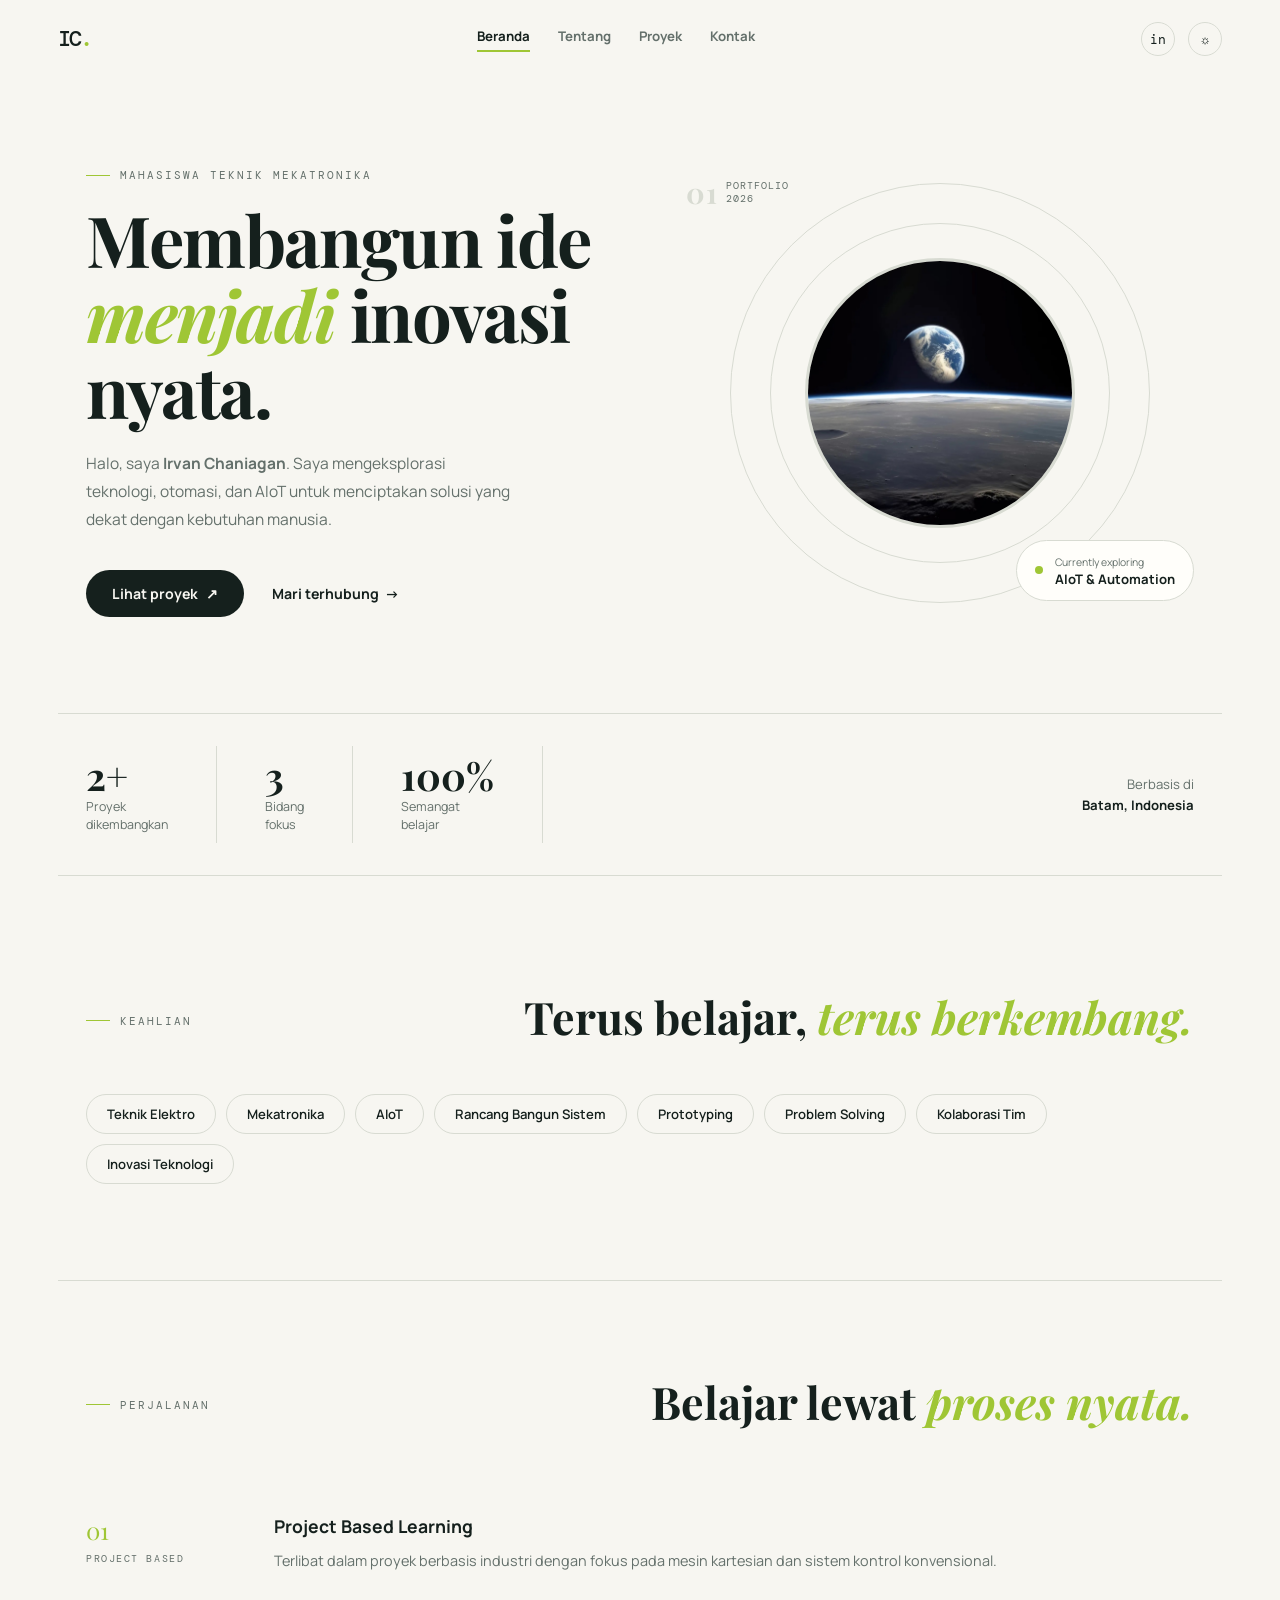
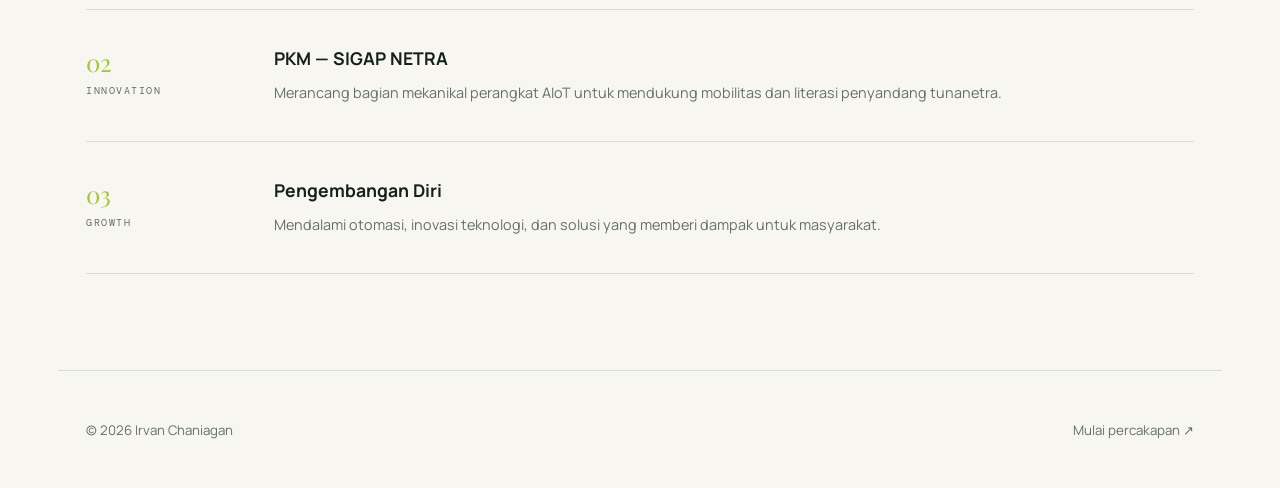
<file: index.html>
<!DOCTYPE html>
<html lang="id">
<head>
  <meta charset="UTF-8">
  <meta name="viewport" content="width=device-width, initial-scale=1.0">
  <meta name="theme-color" content="#f7f6f1" media="(prefers-color-scheme: light)">
  <meta name="theme-color" content="#121a17" media="(prefers-color-scheme: dark)">
  <meta name="description" content="Portfolio Irvan Chaniagan, mahasiswa Teknik Mekatronika Politeknik Negeri Batam. Mengeksplorasi teknologi, otomasi, dan AIoT.">
  <link rel="canonical" href="https://irvanchaniaganvan.github.io/web-pribadi/">
  <meta property="og:site_name" content="Irvan Chaniagan">
  <meta property="og:locale" content="id_ID">
  <meta property="og:type" content="website">
  <meta property="og:url" content="https://irvanchaniaganvan.github.io/web-pribadi/">
  <meta property="og:title" content="Irvan Chaniagan — Portfolio">
  <meta property="og:description" content="Mahasiswa Teknik Mekatronika yang mengeksplorasi teknologi, otomasi, dan AIoT untuk menciptakan solusi nyata.">
  <meta property="og:image" content="https://irvanchaniaganvan.github.io/web-pribadi/assets/images/backgrounds/wallhaven-85pkwo.jpg">
  <meta property="og:image:alt" content="Portofolio Irvan Chaniagan">
  <meta name="twitter:card" content="summary_large_image">
  <meta name="twitter:title" content="Irvan Chaniagan — Portfolio">
  <meta name="twitter:description" content="Mahasiswa Teknik Mekatronika yang mengeksplorasi teknologi, otomasi, dan AIoT untuk menciptakan solusi nyata.">
  <meta name="twitter:image" content="https://irvanchaniaganvan.github.io/web-pribadi/assets/images/backgrounds/wallhaven-85pkwo.jpg">
  <title>Irvan Chaniagan — Portfolio</title>
  <link rel="icon" href="assets/images/favicon.svg" type="image/svg+xml">
  <link rel="apple-touch-icon" href="assets/images/apple-touch-icon.png">
  <link rel="preconnect" href="https://fonts.googleapis.com">
  <link rel="preconnect" href="https://fonts.gstatic.com" crossorigin>
  <link href="https://fonts.googleapis.com/css2?family=DM+Mono:wght@400;500&family=Manrope:wght@400;500;600;700;800&family=Playfair+Display:wght@600;700&display=swap" rel="stylesheet">
  <link rel="stylesheet" href="assets/css/style.css">
  <script>document.documentElement.classList.add('js');</script>
  <script src="assets/js/script.js" defer></script>
  <script type="application/ld+json">
  {
    "@context": "https://schema.org",
    "@type": "Person",
    "name": "Irvan Chaniagan",
    "url": "https://irvanchaniaganvan.github.io/web-pribadi/",
    "image": "https://irvanchaniaganvan.github.io/web-pribadi/assets/images/backgrounds/wallhaven-85pkwo.jpg",
    "jobTitle": "Mahasiswa Teknik Mekatronika",
    "description": "Mahasiswa Teknik Mekatronika Politeknik Negeri Batam yang mengeksplorasi teknologi, otomasi, dan AIoT untuk menciptakan solusi nyata.",
    "alumniOf": {
      "@type": "CollegeOrUniversity",
      "name": "Politeknik Negeri Batam"
    },
    "knowsAbout": [
      "Mekatronika",
      "AIoT",
      "Otomasi",
      "Desain Mekanikal",
      "SolidWorks",
      "Prototyping"
    ],
    "sameAs": [
      "https://www.linkedin.com/in/irvan-chaniagan/",
      "https://github.com/irvanchaniaganvan",
      "https://www.instagram.com/_irvnnn"
    ]
  }
  </script>
</head>
<body>
  <a class="skip-link" href="#main">Langsung ke konten</a>
  <div class="progress-bar"></div>

  <header class="site-header">
    <nav class="navbar" aria-label="Navigasi utama">
      <a class="brand" href="index.html">IC<span>.</span></a>
      <button class="menu-toggle" aria-label="Buka menu" aria-expanded="false">
        <span></span>
        <span></span>
      </button>
      <div class="nav-menu">
        <a class="nav-link" href="index.html">Beranda</a>
        <a class="nav-link" href="pages/about.html">Tentang</a>
        <a class="nav-link" href="pages/portofolio.html">Proyek</a>
        <a class="nav-link" href="pages/contact.html">Kontak</a>
      </div>
      <div class="nav-actions">
        <a class="icon-link" href="https://www.linkedin.com/in/irvan-chaniagan/" target="_blank" rel="noreferrer" aria-label="LinkedIn Irvan">in</a>
        <button class="theme-toggle" aria-label="Ganti tema">☼</button>
      </div>
    </nav>
  </header>

  <main id="main">
    <section class="hero section-shell">
      <div class="hero-copy reveal">
        <p class="eyebrow"><span></span> Mahasiswa Teknik Mekatronika</p>
        <h1>Membangun ide <em>menjadi</em> inovasi nyata.</h1>
        <p class="hero-description">
          Halo, saya <strong>Irvan Chaniagan</strong>. Saya mengeksplorasi teknologi, otomasi,
          dan AIoT untuk menciptakan solusi yang dekat dengan kebutuhan manusia.
        </p>
        <div class="hero-cta">
          <a class="button button-primary" href="pages/portofolio.html">Lihat proyek <span>↗</span></a>
          <a class="text-link" href="pages/contact.html">Mari terhubung <span>→</span></a>
        </div>
      </div>

      <div class="hero-visual reveal">
        <div class="hero-orbit orbit-one"></div>
        <div class="hero-orbit orbit-two"></div>
        <div class="image-frame">
          <img src="assets/images/backgrounds/wallhaven-85pkwo.jpg" alt="Potret Irvan Chaniagan" loading="lazy">
        </div>
        <div class="availability-card">
          <span class="status-dot"></span>
          <div>
            <small>Currently exploring</small>
            <strong>AIoT &amp; Automation</strong>
          </div>
        </div>
        <div class="number-stamp">
          <strong>01</strong>
          <span>PORTFOLIO<br>2026</span>
        </div>
      </div>
    </section>

    <section class="stats-section reveal">
      <div class="stat-item">
        <strong>2+</strong>
        <span>Proyek<br>dikembangkan</span>
      </div>
      <div class="stat-item">
        <strong>3</strong>
        <span>Bidang<br>fokus</span>
      </div>
      <div class="stat-item">
        <strong>100%</strong>
        <span>Semangat<br>belajar</span>
      </div>
      <p>Berbasis di<br><strong>Batam, Indonesia</strong></p>
    </section>

    <section class="content-section section-shell">
      <div class="section-heading reveal">
        <p class="eyebrow"><span></span> Keahlian</p>
        <h2>Terus belajar, <em>terus berkembang.</em></h2>
      </div>
      <div class="skills-grid reveal" aria-label="Keahlian">
        <a class="skill-item" href="https://www.google.com/search?q=pengertian+Teknik+Elektro" target="_blank" rel="noopener noreferrer">Teknik Elektro</a>
        <a class="skill-item" href="https://www.google.com/search?q=pengertian+Mekatronika" target="_blank" rel="noopener noreferrer">Mekatronika</a>
        <a class="skill-item" href="https://www.google.com/search?q=pengertian+AIoT" target="_blank" rel="noopener noreferrer">AIoT</a>
        <a class="skill-item" href="https://www.google.com/search?q=pengertian+Rancang+Bangun+Sistem" target="_blank" rel="noopener noreferrer">Rancang Bangun Sistem</a>
        <a class="skill-item" href="https://www.google.com/search?q=pengertian+Prototyping" target="_blank" rel="noopener noreferrer">Prototyping</a>
        <a class="skill-item" href="https://www.google.com/search?q=pengertian+Problem+Solving" target="_blank" rel="noopener noreferrer">Problem Solving</a>
        <a class="skill-item" href="https://www.google.com/search?q=pengertian+Kolaborasi+Tim" target="_blank" rel="noopener noreferrer">Kolaborasi Tim</a>
        <a class="skill-item" href="https://www.google.com/search?q=pengertian+Inovasi+Teknologi" target="_blank" rel="noopener noreferrer">Inovasi Teknologi</a>
      </div>
    </section>

    <section class="content-section section-shell experience-section">
      <div class="section-heading reveal">
        <p class="eyebrow"><span></span> Perjalanan</p>
        <h2>Belajar lewat <em>proses nyata.</em></h2>
      </div>
      <div class="timeline reveal">
        <article class="timeline-item">
          <div class="timeline-meta">
            <span>01</span>
            <small>Project based</small>
          </div>
          <div>
            <h3>Project Based Learning</h3>
            <p>Terlibat dalam proyek berbasis industri dengan fokus pada mesin kartesian dan sistem kontrol konvensional.</p>
          </div>
        </article>
        <article class="timeline-item">
          <div class="timeline-meta">
            <span>02</span>
            <small>Innovation</small>
          </div>
          <div>
            <h3>PKM — SIGAP NETRA</h3>
            <p>Merancang bagian mekanikal perangkat AIoT untuk mendukung mobilitas dan literasi penyandang tunanetra.</p>
          </div>
        </article>
        <article class="timeline-item">
          <div class="timeline-meta">
            <span>03</span>
            <small>Growth</small>
          </div>
          <div>
            <h3>Pengembangan Diri</h3>
            <p>Mendalami otomasi, inovasi teknologi, dan solusi yang memberi dampak untuk masyarakat.</p>
          </div>
        </article>
      </div>
    </section>
  </main>

  <footer class="site-footer">
    <p>© <span class="current-year"></span> Irvan Chaniagan</p>
    <a href="pages/contact.html">Mulai percakapan ↗</a>
  </footer>

  <button class="back-to-top" aria-label="Kembali ke atas">↑</button>
</body>
</html>
</file>
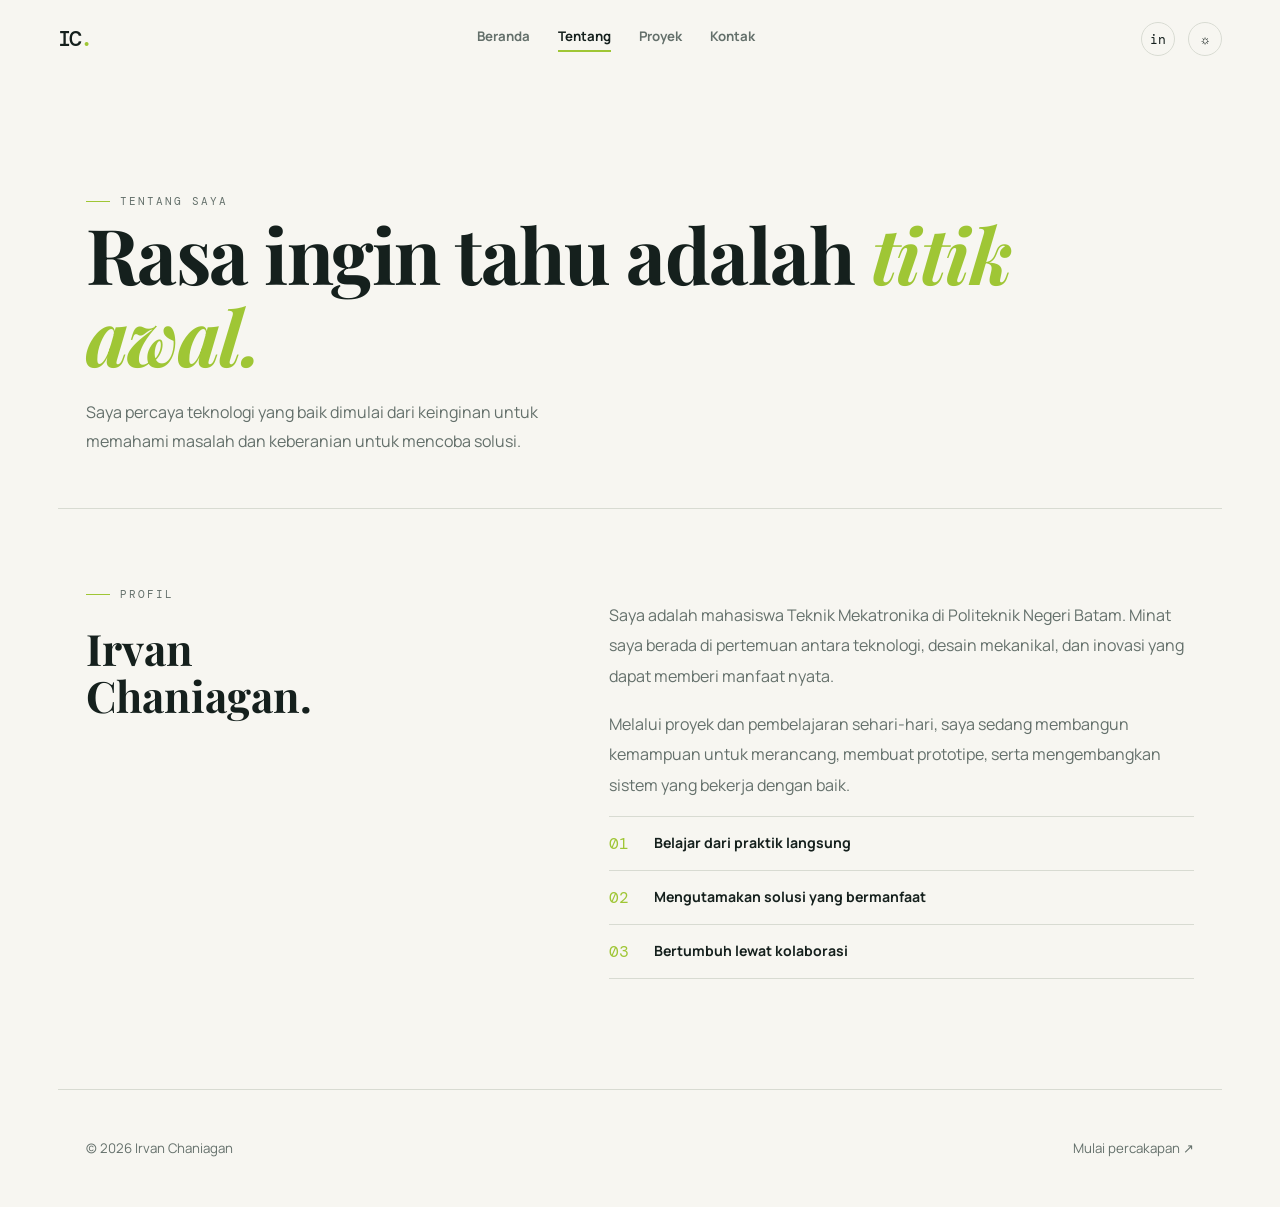
<file: about.html>
<!DOCTYPE html><html lang="id"><head><meta charset="UTF-8"><meta name="viewport" content="width=device-width, initial-scale=1.0"><title>Tentang — Irvan Chaniagan</title><link rel="preconnect" href="https://fonts.googleapis.com"><link rel="preconnect" href="https://fonts.gstatic.com" crossorigin><link href="https://fonts.googleapis.com/css2?family=DM+Mono:wght@400;500&family=Manrope:wght@400;500;600;700;800&family=Playfair+Display:wght@600;700&display=swap" rel="stylesheet"><link rel="stylesheet" href="../assets/css/style.css"><script src="../assets/js/script.js" defer></script></head><body><div class="progress-bar"></div><header class="site-header"><nav class="navbar"><a class="brand" href="../index.html">IC<span>.</span></a><button class="menu-toggle" aria-label="Buka menu" aria-expanded="false"><span></span><span></span></button><div class="nav-menu"><a class="nav-link" href="../index.html">Beranda</a><a class="nav-link" href="about.html">Tentang</a><a class="nav-link" href="portofolio.html">Proyek</a><a class="nav-link" href="contact.html">Kontak</a></div><div class="nav-actions"><a class="icon-link" href="https://www.linkedin.com/in/irvan-chaniagan/" target="_blank" rel="noreferrer">in</a><button class="theme-toggle" aria-label="Ganti tema">☼</button></div></nav></header><main><section class="page-hero reveal"><p class="eyebrow"><span></span> Tentang saya</p><h1>Rasa ingin tahu adalah <em>titik awal.</em></h1><p>Saya percaya teknologi yang baik dimulai dari keinginan untuk memahami masalah dan keberanian untuk mencoba solusi.</p></section><section class="about-grid"><div class="reveal"><p class="eyebrow"><span></span> Profil</p><h2>Irvan<br>Chaniagan.</h2></div><div class="reveal"><p>Saya adalah mahasiswa Teknik Mekatronika di Politeknik Negeri Batam. Minat saya berada di pertemuan antara teknologi, desain mekanikal, dan inovasi yang dapat memberi manfaat nyata.</p><p>Melalui proyek dan pembelajaran sehari-hari, saya sedang membangun kemampuan untuk merancang, membuat prototipe, serta mengembangkan sistem yang bekerja dengan baik.</p><div class="principles"><div class="principle"><span>01</span><strong>Belajar dari praktik langsung</strong></div><div class="principle"><span>02</span><strong>Mengutamakan solusi yang bermanfaat</strong></div><div class="principle"><span>03</span><strong>Bertumbuh lewat kolaborasi</strong></div></div></div></section></main><footer class="site-footer"><p>© <span class="current-year"></span> Irvan Chaniagan</p><a href="contact.html">Mulai percakapan ↗</a></footer><button class="back-to-top" aria-label="Kembali ke atas">↑</button></body></html>
</file>
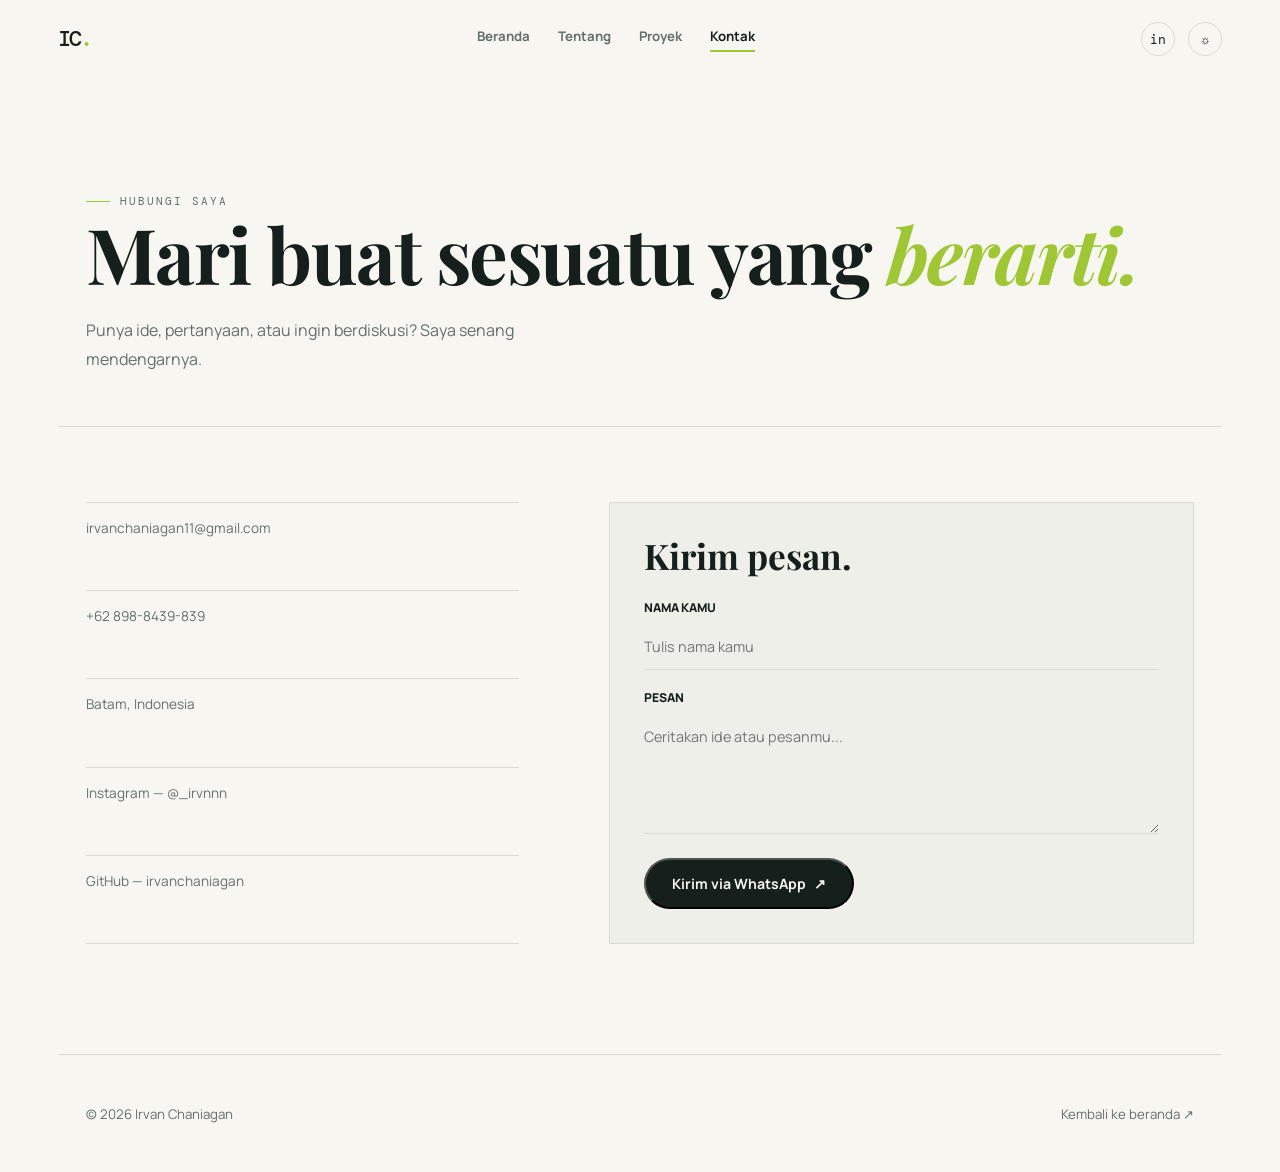
<file: contact.html>
<!DOCTYPE html><html lang="id"><head><meta charset="UTF-8"><meta name="viewport" content="width=device-width, initial-scale=1.0"><title>Kontak — Irvan Chaniagan</title><link rel="preconnect" href="https://fonts.googleapis.com"><link rel="preconnect" href="https://fonts.gstatic.com" crossorigin><link href="https://fonts.googleapis.com/css2?family=DM+Mono:wght@400;500&family=Manrope:wght@400;500;600;700;800&family=Playfair+Display:wght@600;700&display=swap" rel="stylesheet"><link rel="stylesheet" href="../assets/css/style.css"><script src="../assets/js/script.js" defer></script></head><body><div class="progress-bar"></div><header class="site-header"><nav class="navbar"><a class="brand" href="../index.html">IC<span>.</span></a><button class="menu-toggle" aria-label="Buka menu" aria-expanded="false"><span></span><span></span></button><div class="nav-menu"><a class="nav-link" href="../index.html">Beranda</a><a class="nav-link" href="about.html">Tentang</a><a class="nav-link" href="portofolio.html">Proyek</a><a class="nav-link" href="contact.html">Kontak</a></div><div class="nav-actions"><a class="icon-link" href="https://www.linkedin.com/in/irvan-chaniagan/" target="_blank" rel="noreferrer">in</a><button class="theme-toggle" aria-label="Ganti tema">☼</button></div></nav></header><main><section class="page-hero reveal"><p class="eyebrow"><span></span> Hubungi saya</p><h1>Mari buat sesuatu yang <em>berarti.</em></h1><p>Punya ide, pertanyaan, atau ingin berdiskusi? Saya senang mendengarnya.</p></section><section class="contact-layout"><div class="contact-list reveal"><a href="mailto:irvanchaniagan11@gmail.com">irvanchaniagan11@gmail.com</a><a href="tel:+628988493839">+62 898-8439-839</a><p>Batam, Indonesia</p><a href="https://www.instagram.com/_irvnnn" target="_blank" rel="noreferrer">Instagram — @_irvnnn</a><a href="https://github.com/irvanchaniagan" target="_blank" rel="noreferrer">GitHub — irvanchaniagan</a></div><div class="contact-form-card reveal"><h2>Kirim pesan.</h2><form id="contactForm"><div class="form-group"><label for="nama">NAMA KAMU</label><input id="nama" name="nama" required placeholder="Tulis nama kamu"></div><div class="form-group"><label for="pesan">PESAN</label><textarea id="pesan" name="pesan" required placeholder="Ceritakan ide atau pesanmu..."></textarea></div><button class="button button-primary" type="submit">Kirim via WhatsApp <span>↗</span></button></form></div></section></main><footer class="site-footer"><p>© <span class="current-year"></span> Irvan Chaniagan</p><a href="../index.html">Kembali ke beranda ↗</a></footer><button class="back-to-top" aria-label="Kembali ke atas">↑</button></body></html>
</file>
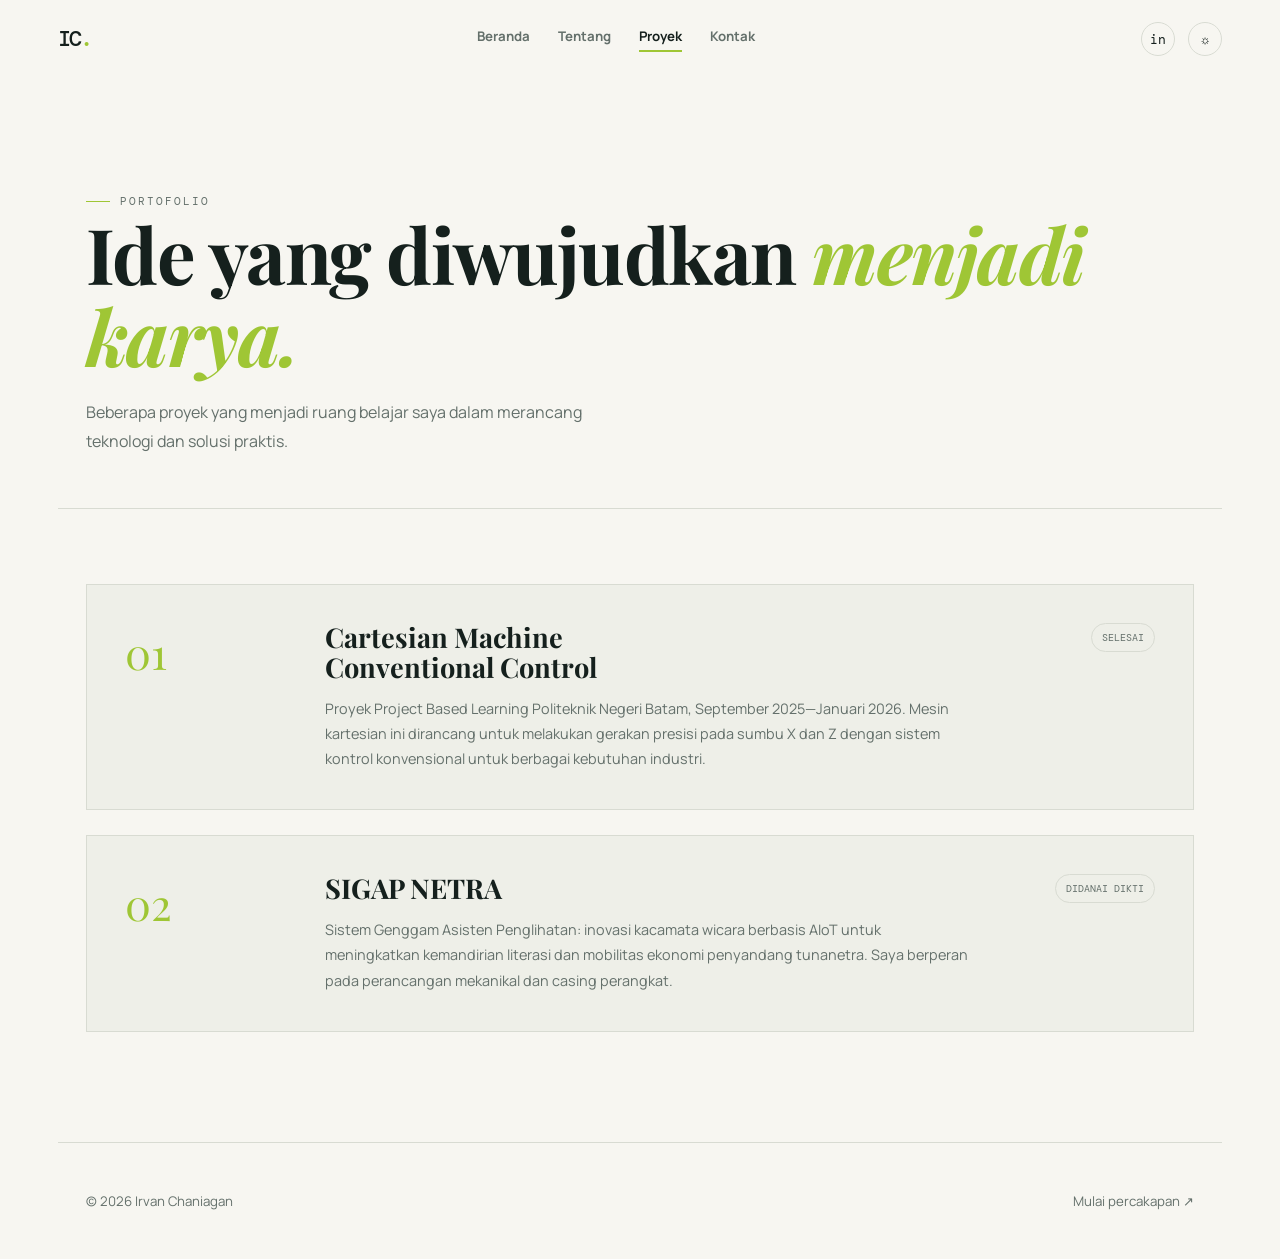
<file: portofolio.html>
<!DOCTYPE html><html lang="id"><head><meta charset="UTF-8"><meta name="viewport" content="width=device-width, initial-scale=1.0"><title>Proyek — Irvan Chaniagan</title><link rel="preconnect" href="https://fonts.googleapis.com"><link rel="preconnect" href="https://fonts.gstatic.com" crossorigin><link href="https://fonts.googleapis.com/css2?family=DM+Mono:wght@400;500&family=Manrope:wght@400;500;600;700;800&family=Playfair+Display:wght@600;700&display=swap" rel="stylesheet"><link rel="stylesheet" href="../assets/css/style.css"><script src="../assets/js/script.js" defer></script></head><body><div class="progress-bar"></div><header class="site-header"><nav class="navbar"><a class="brand" href="../index.html">IC<span>.</span></a><button class="menu-toggle" aria-label="Buka menu" aria-expanded="false"><span></span><span></span></button><div class="nav-menu"><a class="nav-link" href="../index.html">Beranda</a><a class="nav-link" href="about.html">Tentang</a><a class="nav-link" href="portofolio.html">Proyek</a><a class="nav-link" href="contact.html">Kontak</a></div><div class="nav-actions"><a class="icon-link" href="https://www.linkedin.com/in/irvan-chaniagan/" target="_blank" rel="noreferrer">in</a><button class="theme-toggle" aria-label="Ganti tema">☼</button></div></nav></header><main><section class="page-hero reveal"><p class="eyebrow"><span></span> Portofolio</p><h1>Ide yang diwujudkan <em>menjadi karya.</em></h1><p>Beberapa proyek yang menjadi ruang belajar saya dalam merancang teknologi dan solusi praktis.</p></section><section class="projects"><article class="project-card reveal"><div class="project-index">01</div><div><h2>Cartesian Machine<br>Conventional Control</h2><p>Proyek Project Based Learning Politeknik Negeri Batam, September 2025—Januari 2026. Mesin kartesian ini dirancang untuk melakukan gerakan presisi pada sumbu X dan Z dengan sistem kontrol konvensional untuk berbagai kebutuhan industri.</p></div><span class="project-tag">Selesai</span></article><article class="project-card reveal"><div class="project-index">02</div><div><h2>SIGAP NETRA</h2><p>Sistem Genggam Asisten Penglihatan: inovasi kacamata wicara berbasis AIoT untuk meningkatkan kemandirian literasi dan mobilitas ekonomi penyandang tunanetra. Saya berperan pada perancangan mekanikal dan casing perangkat.</p></div><span class="project-tag">Didanai DIKTI</span></article></section></main><footer class="site-footer"><p>© <span class="current-year"></span> Irvan Chaniagan</p><a href="contact.html">Mulai percakapan ↗</a></footer><button class="back-to-top" aria-label="Kembali ke atas">↑</button></body></html>
</file>
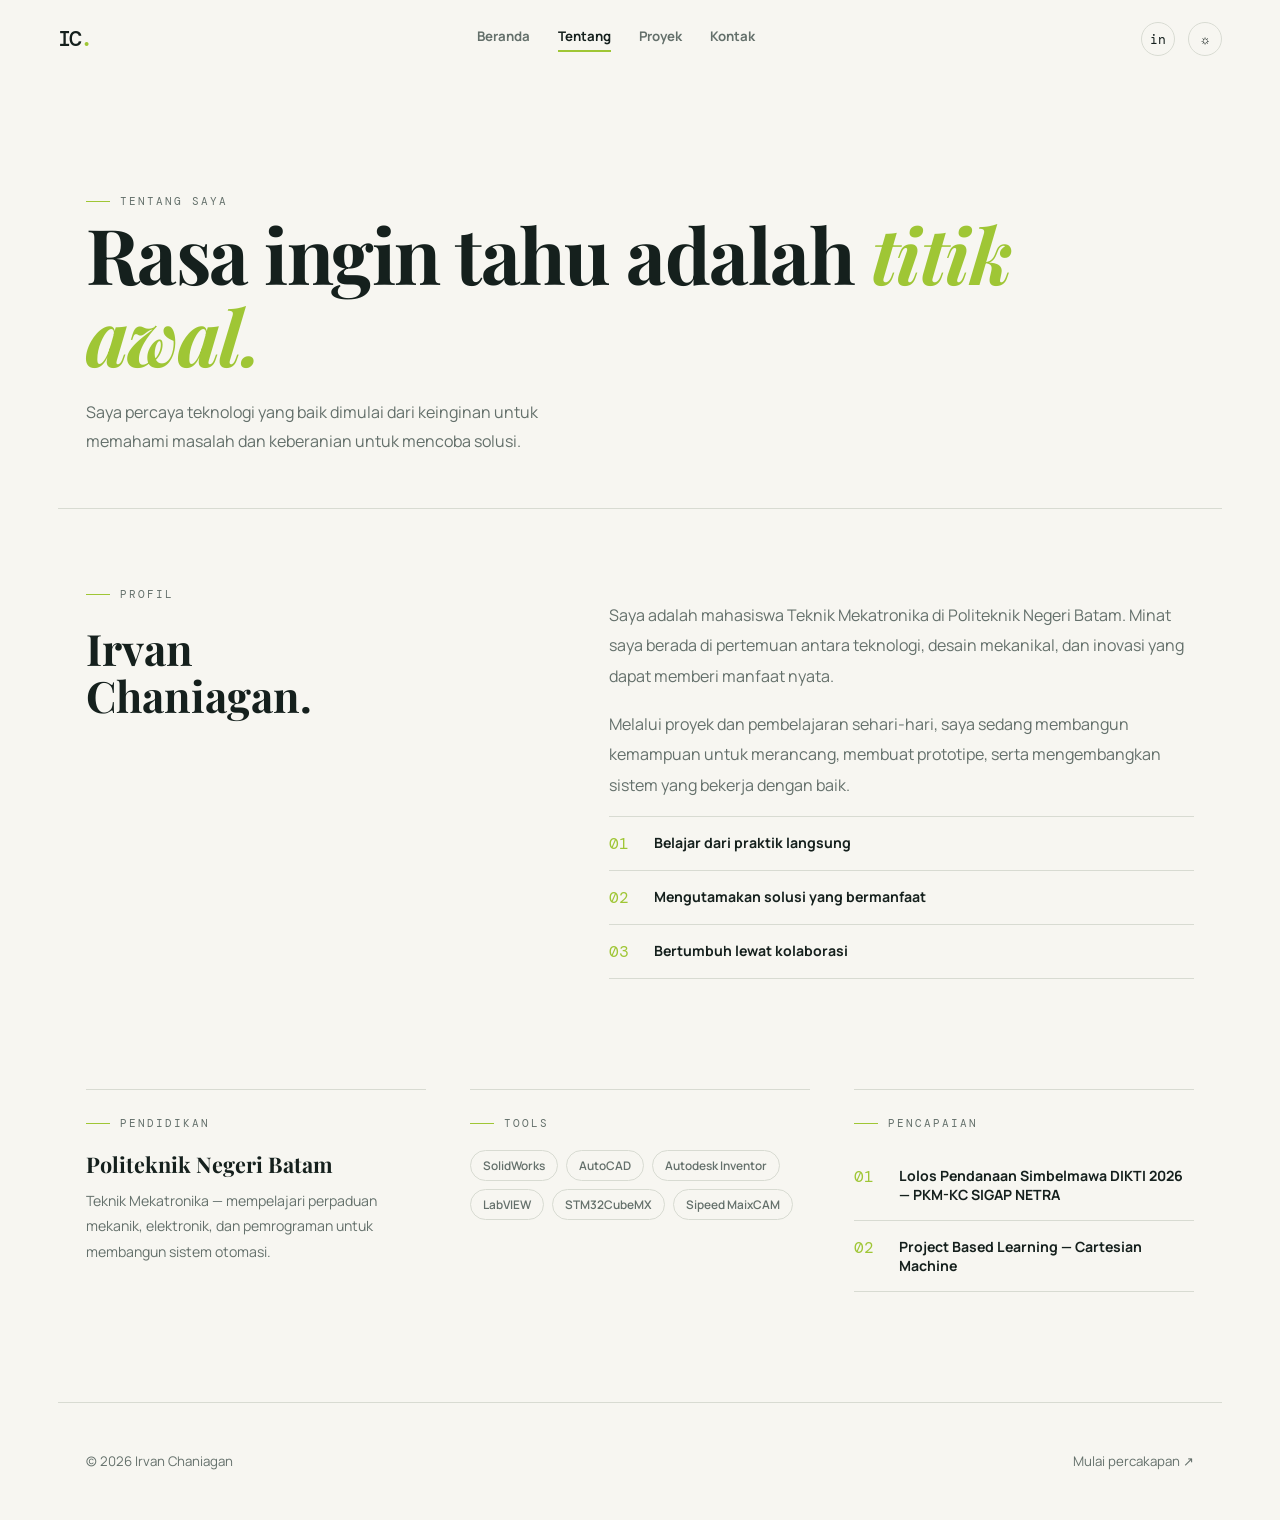
<file: pages/about.html>
<!DOCTYPE html>
<html lang="id">
<head>
  <meta charset="UTF-8">
  <meta name="viewport" content="width=device-width, initial-scale=1.0">
  <meta name="theme-color" content="#f7f6f1" media="(prefers-color-scheme: light)">
  <meta name="theme-color" content="#121a17" media="(prefers-color-scheme: dark)">
  <meta name="description" content="Tentang Irvan Chaniagan — mahasiswa Teknik Mekatronika Politeknik Negeri Batam yang berfokus pada AIoT dan inovasi teknologi.">
  <link rel="canonical" href="https://irvanchaniaganvan.github.io/web-pribadi/pages/about.html">
  <meta property="og:site_name" content="Irvan Chaniagan">
  <meta property="og:locale" content="id_ID">
  <meta property="og:type" content="website">
  <meta property="og:url" content="https://irvanchaniaganvan.github.io/web-pribadi/pages/about.html">
  <meta property="og:title" content="Tentang — Irvan Chaniagan">
  <meta property="og:description" content="Mahasiswa Teknik Mekatronika yang berfokus pada AIoT, otomasi, dan inovasi teknologi bermanfaat.">
  <meta property="og:image" content="https://irvanchaniaganvan.github.io/web-pribadi/assets/images/backgrounds/wallhaven-85pkwo.jpg">
  <meta property="og:image:alt" content="Irvan Chaniagan">
  <meta name="twitter:card" content="summary_large_image">
  <meta name="twitter:title" content="Tentang — Irvan Chaniagan">
  <meta name="twitter:description" content="Mahasiswa Teknik Mekatronika yang berfokus pada AIoT, otomasi, dan inovasi teknologi bermanfaat.">
  <meta name="twitter:image" content="https://irvanchaniaganvan.github.io/web-pribadi/assets/images/backgrounds/wallhaven-85pkwo.jpg">
  <title>Tentang — Irvan Chaniagan</title>
  <link rel="icon" href="../assets/images/favicon.svg" type="image/svg+xml">
  <link rel="apple-touch-icon" href="../assets/images/apple-touch-icon.png">
  <link rel="preconnect" href="https://fonts.googleapis.com">
  <link rel="preconnect" href="https://fonts.gstatic.com" crossorigin>
  <link href="https://fonts.googleapis.com/css2?family=DM+Mono:wght@400;500&family=Manrope:wght@400;500;600;700;800&family=Playfair+Display:wght@600;700&display=swap" rel="stylesheet">
  <link rel="stylesheet" href="../assets/css/style.css">
  <script>document.documentElement.classList.add('js');</script>
  <script src="../assets/js/script.js" defer></script>
</head>
<body>
  <a class="skip-link" href="#main">Langsung ke konten</a>
  <div class="progress-bar"></div>

  <header class="site-header">
    <nav class="navbar" aria-label="Navigasi utama">
      <a class="brand" href="../index.html">IC<span>.</span></a>
      <button class="menu-toggle" aria-label="Buka menu" aria-expanded="false">
        <span></span>
        <span></span>
      </button>
      <div class="nav-menu">
        <a class="nav-link" href="../index.html">Beranda</a>
        <a class="nav-link" href="about.html">Tentang</a>
        <a class="nav-link" href="portofolio.html">Proyek</a>
        <a class="nav-link" href="contact.html">Kontak</a>
      </div>
      <div class="nav-actions">
        <a class="icon-link" href="https://www.linkedin.com/in/irvan-chaniagan/" target="_blank" rel="noreferrer" aria-label="LinkedIn Irvan">in</a>
        <button class="theme-toggle" aria-label="Ganti tema">☼</button>
      </div>
    </nav>
  </header>

  <main id="main">
    <section class="page-hero reveal">
      <p class="eyebrow"><span></span> Tentang saya</p>
      <h1>Rasa ingin tahu adalah <em>titik awal.</em></h1>
      <p>Saya percaya teknologi yang baik dimulai dari keinginan untuk memahami masalah dan keberanian untuk mencoba solusi.</p>
    </section>

    <section class="about-grid">
      <div class="reveal">
        <p class="eyebrow"><span></span> Profil</p>
        <h2>Irvan<br>Chaniagan.</h2>
      </div>
      <div class="reveal">
        <p>Saya adalah mahasiswa Teknik Mekatronika di Politeknik Negeri Batam. Minat saya berada di pertemuan antara teknologi, desain mekanikal, dan inovasi yang dapat memberi manfaat nyata.</p>
        <p>Melalui proyek dan pembelajaran sehari-hari, saya sedang membangun kemampuan untuk merancang, membuat prototipe, serta mengembangkan sistem yang bekerja dengan baik.</p>
        <div class="principles">
          <div class="principle"><span>01</span><strong>Belajar dari praktik langsung</strong></div>
          <div class="principle"><span>02</span><strong>Mengutamakan solusi yang bermanfaat</strong></div>
          <div class="principle"><span>03</span><strong>Bertumbuh lewat kolaborasi</strong></div>
        </div>
      </div>
    </section>

    <section class="about-details">
      <article class="about-detail reveal">
        <p class="eyebrow"><span></span> Pendidikan</p>
        <h3>Politeknik Negeri Batam</h3>
        <p class="about-detail-text">Teknik Mekatronika — mempelajari perpaduan mekanik, elektronik, dan pemrograman untuk membangun sistem otomasi.</p>
      </article>

      <article class="about-detail reveal">
        <p class="eyebrow"><span></span> Tools</p>
        <ul class="tool-list">
          <li>SolidWorks</li>
          <li>AutoCAD</li>
          <li>Autodesk Inventor</li>
          <li>LabVIEW</li>
          <li>STM32CubeMX</li>
          <li>Sipeed MaixCAM</li>
        </ul>
      </article>

      <article class="about-detail reveal">
        <p class="eyebrow"><span></span> Pencapaian</p>
        <div class="principles">
          <div class="principle"><span>01</span><strong>Lolos Pendanaan Simbelmawa DIKTI 2026 — PKM-KC SIGAP NETRA</strong></div>
          <div class="principle"><span>02</span><strong>Project Based Learning — Cartesian Machine</strong></div>
        </div>
      </article>
    </section>
  </main>

  <footer class="site-footer">
    <p>© <span class="current-year"></span> Irvan Chaniagan</p>
    <a href="contact.html">Mulai percakapan ↗</a>
  </footer>

  <button class="back-to-top" aria-label="Kembali ke atas">↑</button>
</body>
</html>
</file>
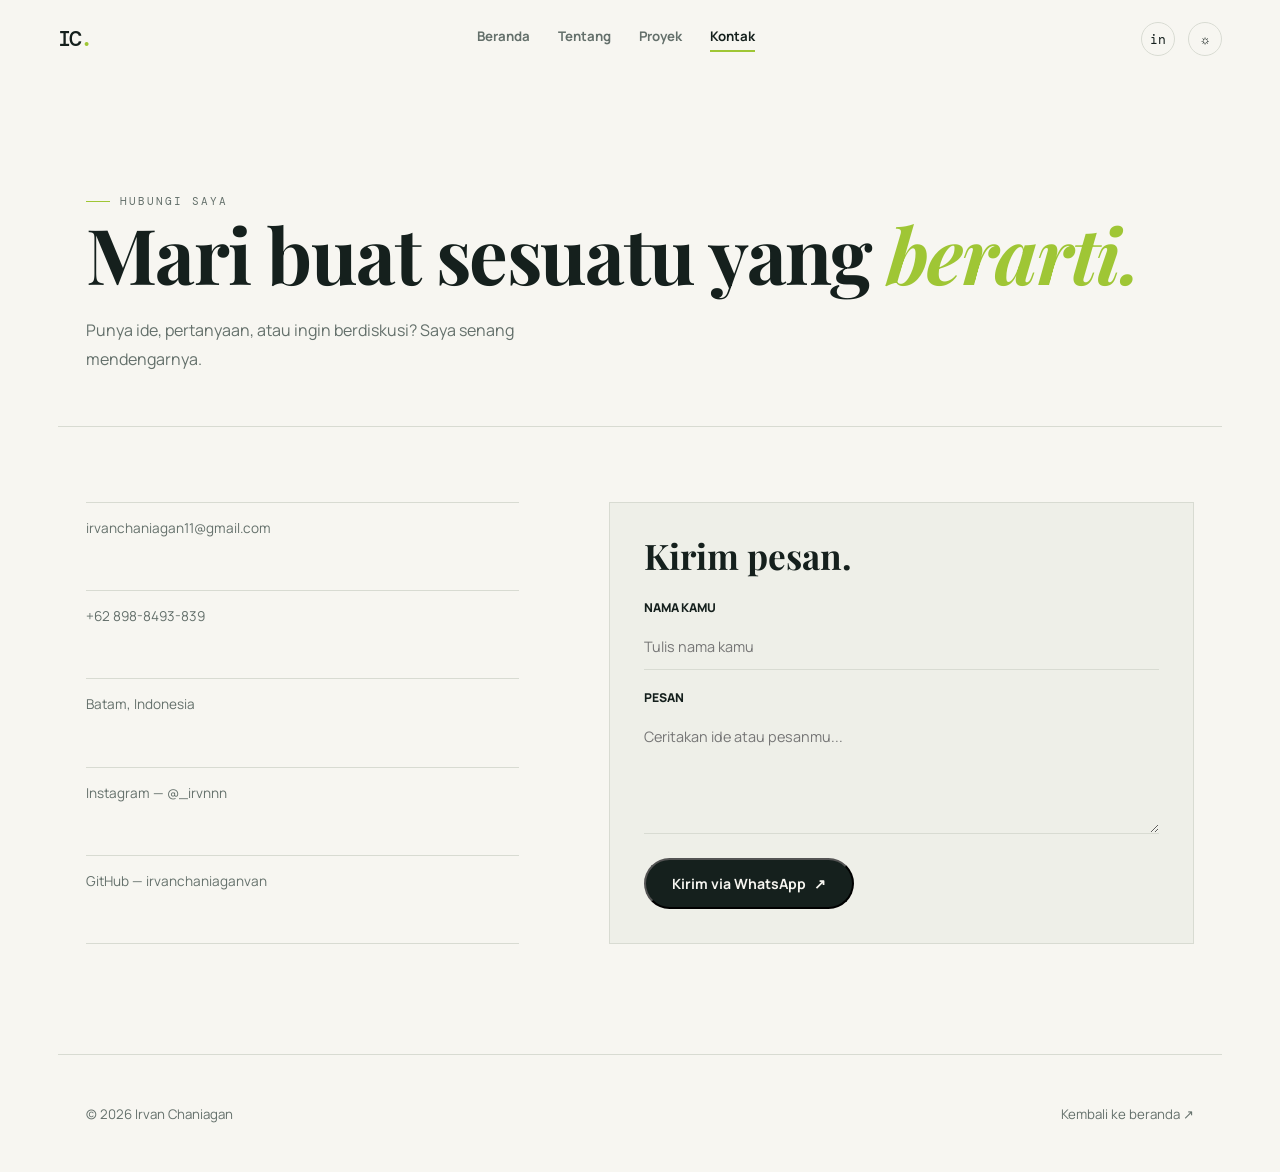
<file: pages/contact.html>
<!DOCTYPE html>
<html lang="id">
<head>
  <meta charset="UTF-8">
  <meta name="viewport" content="width=device-width, initial-scale=1.0">
  <meta name="theme-color" content="#f7f6f1" media="(prefers-color-scheme: light)">
  <meta name="theme-color" content="#121a17" media="(prefers-color-scheme: dark)">
  <meta name="description" content="Hubungi Irvan Chaniagan — mahasiswa Teknik Mekatronika Politeknik Negeri Batam. Tersedia via email, WhatsApp, dan media sosial.">
  <link rel="canonical" href="https://irvanchaniaganvan.github.io/web-pribadi/pages/contact.html">
  <meta property="og:site_name" content="Irvan Chaniagan">
  <meta property="og:locale" content="id_ID">
  <meta property="og:type" content="website">
  <meta property="og:url" content="https://irvanchaniaganvan.github.io/web-pribadi/pages/contact.html">
  <meta property="og:title" content="Kontak — Irvan Chaniagan">
  <meta property="og:description" content="Punya ide atau ingin berdiskusi? Hubungi Irvan Chaniagan sekarang.">
  <meta property="og:image" content="https://irvanchaniaganvan.github.io/web-pribadi/assets/images/backgrounds/wallhaven-85pkwo.jpg">
  <meta property="og:image:alt" content="Irvan Chaniagan">
  <meta name="twitter:card" content="summary_large_image">
  <meta name="twitter:title" content="Kontak — Irvan Chaniagan">
  <meta name="twitter:description" content="Punya ide atau ingin berdiskusi? Hubungi Irvan Chaniagan sekarang.">
  <meta name="twitter:image" content="https://irvanchaniaganvan.github.io/web-pribadi/assets/images/backgrounds/wallhaven-85pkwo.jpg">
  <title>Kontak — Irvan Chaniagan</title>
  <link rel="icon" href="../assets/images/favicon.svg" type="image/svg+xml">
  <link rel="apple-touch-icon" href="../assets/images/apple-touch-icon.png">
  <link rel="preconnect" href="https://fonts.googleapis.com">
  <link rel="preconnect" href="https://fonts.gstatic.com" crossorigin>
  <link href="https://fonts.googleapis.com/css2?family=DM+Mono:wght@400;500&family=Manrope:wght@400;500;600;700;800&family=Playfair+Display:wght@600;700&display=swap" rel="stylesheet">
  <link rel="stylesheet" href="../assets/css/style.css">
  <script>document.documentElement.classList.add('js');</script>
  <script src="../assets/js/script.js" defer></script>
</head>
<body>
  <a class="skip-link" href="#main">Langsung ke konten</a>
  <div class="progress-bar"></div>

  <header class="site-header">
    <nav class="navbar" aria-label="Navigasi utama">
      <a class="brand" href="../index.html">IC<span>.</span></a>
      <button class="menu-toggle" aria-label="Buka menu" aria-expanded="false">
        <span></span>
        <span></span>
      </button>
      <div class="nav-menu">
        <a class="nav-link" href="../index.html">Beranda</a>
        <a class="nav-link" href="about.html">Tentang</a>
        <a class="nav-link" href="portofolio.html">Proyek</a>
        <a class="nav-link" href="contact.html">Kontak</a>
      </div>
      <div class="nav-actions">
        <a class="icon-link" href="https://www.linkedin.com/in/irvan-chaniagan/" target="_blank" rel="noreferrer" aria-label="LinkedIn Irvan">in</a>
        <button class="theme-toggle" aria-label="Ganti tema">☼</button>
      </div>
    </nav>
  </header>

  <main id="main">
    <section class="page-hero reveal">
      <p class="eyebrow"><span></span> Hubungi saya</p>
      <h1>Mari buat sesuatu yang <em>berarti.</em></h1>
      <p>Punya ide, pertanyaan, atau ingin berdiskusi? Saya senang mendengarnya.</p>
    </section>

    <section class="contact-layout">
      <div class="contact-list reveal">
        <a href="mailto:irvanchaniagan11@gmail.com">irvanchaniagan11@gmail.com</a>
        <a href="tel:+628988493839">+62 898-8493-839</a>
        <p>Batam, Indonesia</p>
        <a href="https://www.instagram.com/_irvnnn" target="_blank" rel="noreferrer">Instagram — @_irvnnn</a>
        <a href="https://github.com/irvanchaniaganvan" target="_blank" rel="noreferrer">GitHub — irvanchaniaganvan</a>
      </div>

      <div class="contact-form-card reveal">
        <h2>Kirim pesan.</h2>
        <form id="contactForm" novalidate>
          <div class="form-group">
            <label for="nama">NAMA KAMU</label>
            <input id="nama" name="nama" placeholder="Tulis nama kamu">
            <span class="form-error" id="nama-error"></span>
          </div>
          <div class="form-group">
            <label for="pesan">PESAN</label>
            <textarea id="pesan" name="pesan" placeholder="Ceritakan ide atau pesanmu..."></textarea>
            <span class="form-error" id="pesan-error"></span>
          </div>
          <button class="button button-primary" type="submit">Kirim via WhatsApp <span>↗</span></button>
          <div class="form-success" id="form-success">Membuka WhatsApp... pesan siap dikirim! 🎉</div>
        </form>
      </div>
    </section>
  </main>

  <footer class="site-footer">
    <p>© <span class="current-year"></span> Irvan Chaniagan</p>
    <a href="../index.html">Kembali ke beranda ↗</a>
  </footer>

  <button class="back-to-top" aria-label="Kembali ke atas">↑</button>
</body>
</html>
</file>
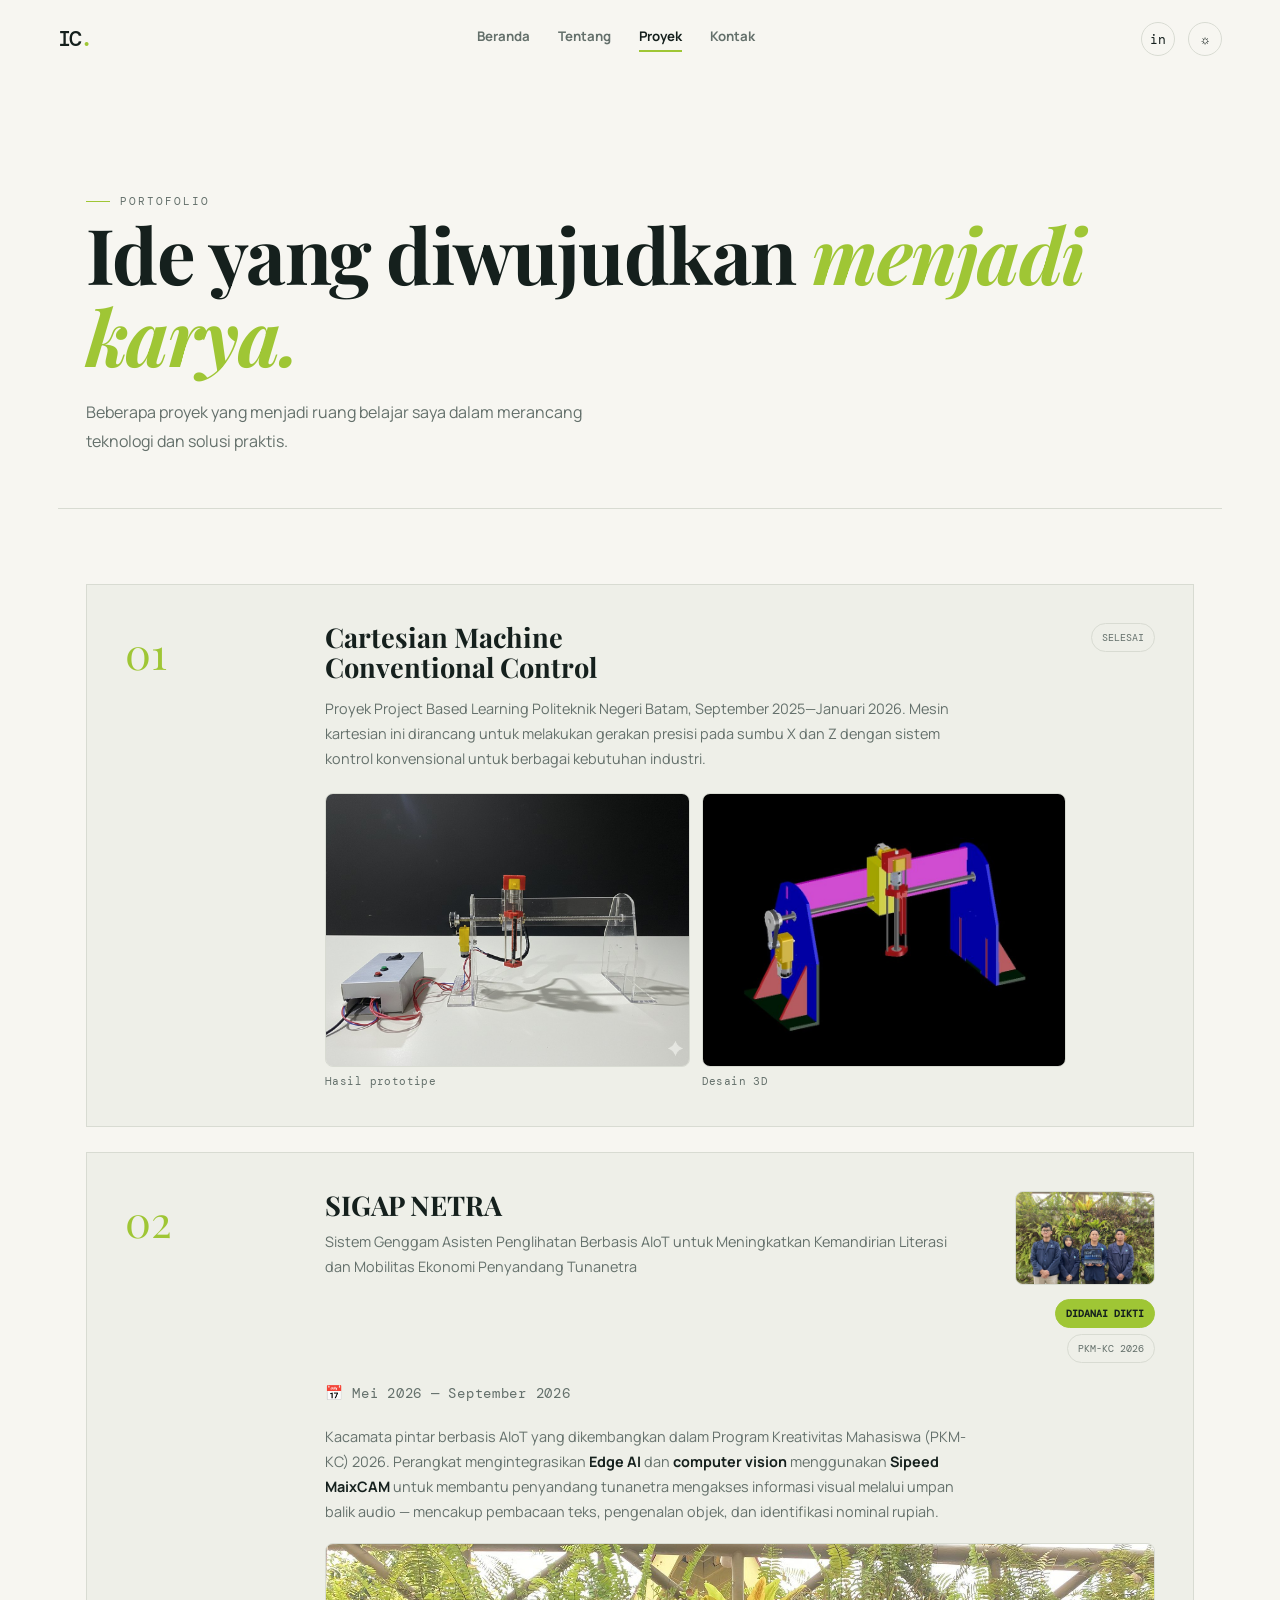
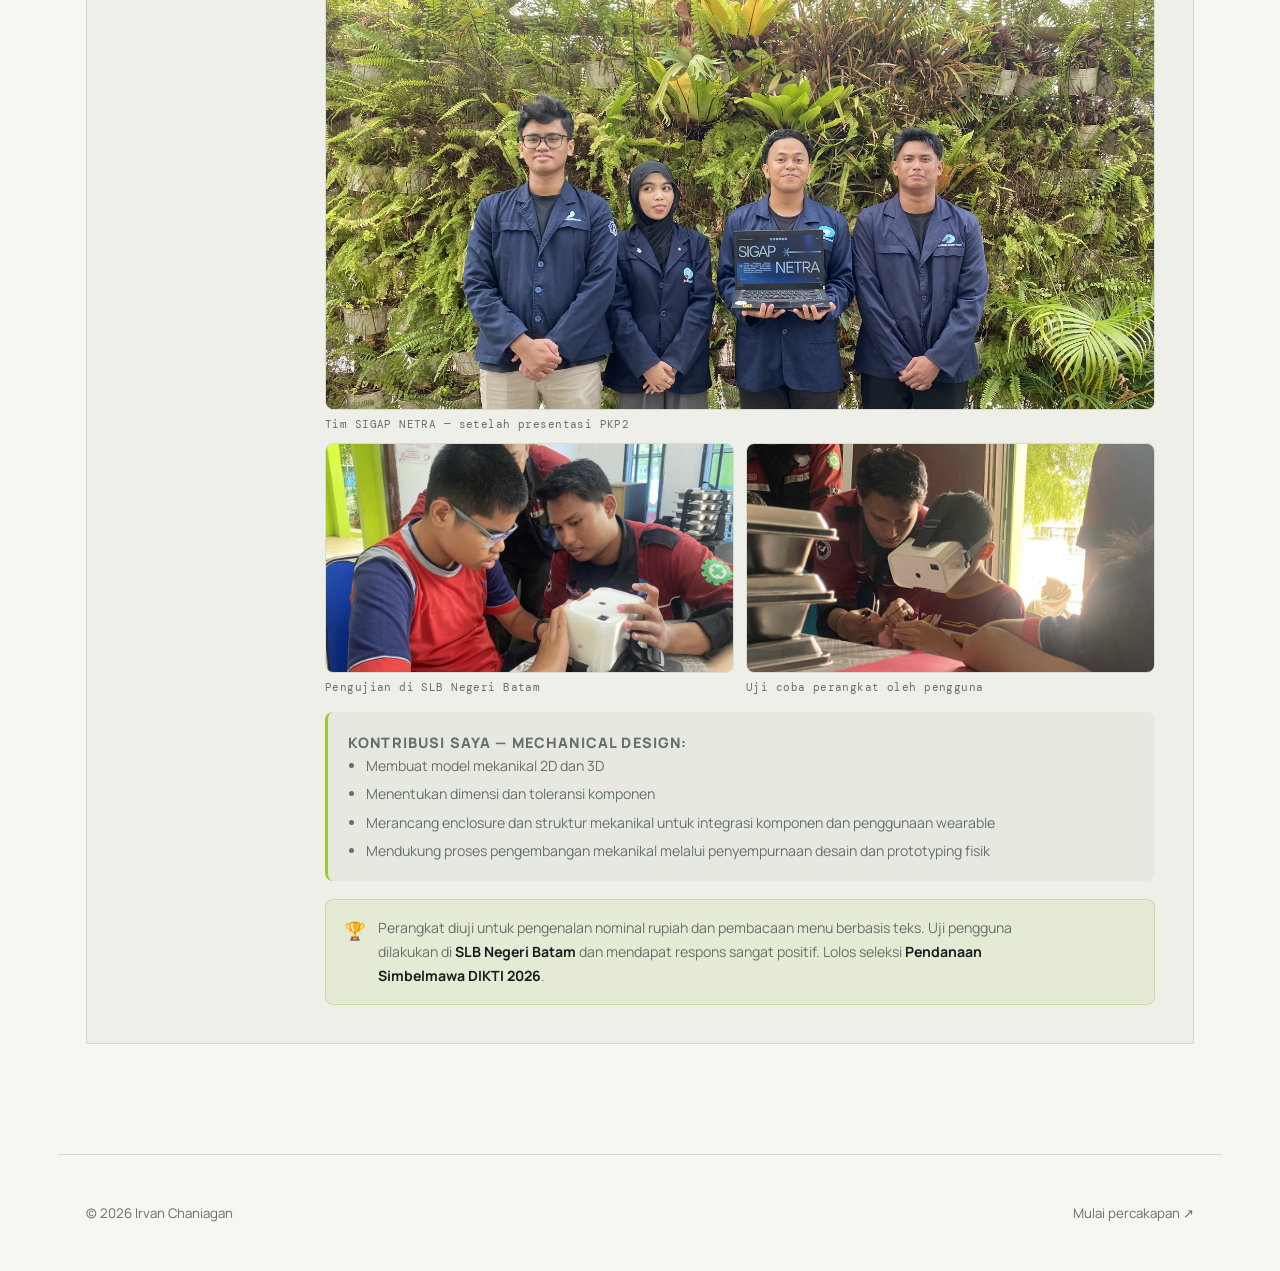
<file: pages/portofolio.html>
<!DOCTYPE html>
<html lang="id">
<head>
  <meta charset="UTF-8">
  <meta name="viewport" content="width=device-width, initial-scale=1.0">
  <meta name="theme-color" content="#f7f6f1" media="(prefers-color-scheme: light)">
  <meta name="theme-color" content="#121a17" media="(prefers-color-scheme: dark)">
  <meta name="description" content="Proyek-proyek Irvan Chaniagan — dari Cartesian Machine hingga SIGAP NETRA, perangkat AIoT untuk penyandang tunanetra.">
  <link rel="canonical" href="https://irvanchaniaganvan.github.io/web-pribadi/pages/portofolio.html">
  <meta property="og:site_name" content="Irvan Chaniagan">
  <meta property="og:locale" content="id_ID">
  <meta property="og:type" content="website">
  <meta property="og:url" content="https://irvanchaniaganvan.github.io/web-pribadi/pages/portofolio.html">
  <meta property="og:title" content="Proyek — Irvan Chaniagan">
  <meta property="og:description" content="Kumpulan proyek Irvan Chaniagan dalam bidang mekatronika, otomasi, dan AIoT.">
  <meta property="og:image" content="https://irvanchaniaganvan.github.io/web-pribadi/assets/images/projects/sigap-netra-tim-pkp2.jpg">
  <meta property="og:image:alt" content="Tim SIGAP NETRA">
  <meta name="twitter:card" content="summary_large_image">
  <meta name="twitter:title" content="Proyek — Irvan Chaniagan">
  <meta name="twitter:description" content="Kumpulan proyek Irvan Chaniagan dalam bidang mekatronika, otomasi, dan AIoT.">
  <meta name="twitter:image" content="https://irvanchaniaganvan.github.io/web-pribadi/assets/images/projects/sigap-netra-tim-pkp2.jpg">
  <title>Proyek — Irvan Chaniagan</title>
  <link rel="icon" href="../assets/images/favicon.svg" type="image/svg+xml">
  <link rel="apple-touch-icon" href="../assets/images/apple-touch-icon.png">
  <link rel="preconnect" href="https://fonts.googleapis.com">
  <link rel="preconnect" href="https://fonts.gstatic.com" crossorigin>
  <link href="https://fonts.googleapis.com/css2?family=DM+Mono:wght@400;500&family=Manrope:wght@400;500;600;700;800&family=Playfair+Display:wght@600;700&display=swap" rel="stylesheet">
  <link rel="stylesheet" href="../assets/css/style.css">
  <script>document.documentElement.classList.add('js');</script>
  <script src="../assets/js/script.js" defer></script>
</head>
<body>
  <a class="skip-link" href="#main">Langsung ke konten</a>
  <div class="progress-bar"></div>

  <header class="site-header">
    <nav class="navbar" aria-label="Navigasi utama">
      <a class="brand" href="../index.html">IC<span>.</span></a>
      <button class="menu-toggle" aria-label="Buka menu" aria-expanded="false">
        <span></span>
        <span></span>
      </button>
      <div class="nav-menu">
        <a class="nav-link" href="../index.html">Beranda</a>
        <a class="nav-link" href="about.html">Tentang</a>
        <a class="nav-link" href="portofolio.html">Proyek</a>
        <a class="nav-link" href="contact.html">Kontak</a>
      </div>
      <div class="nav-actions">
        <a class="icon-link" href="https://www.linkedin.com/in/irvan-chaniagan/" target="_blank" rel="noreferrer" aria-label="LinkedIn Irvan">in</a>
        <button class="theme-toggle" aria-label="Ganti tema">☼</button>
      </div>
    </nav>
  </header>

  <main id="main">
    <section class="page-hero reveal">
      <p class="eyebrow"><span></span> Portofolio</p>
      <h1>Ide yang diwujudkan <em>menjadi karya.</em></h1>
      <p>Beberapa proyek yang menjadi ruang belajar saya dalam merancang teknologi dan solusi praktis.</p>
    </section>

    <section class="projects">
      <article class="project-card reveal">
        <div class="project-index">01</div>
        <div>
          <h2>Cartesian Machine<br>Conventional Control</h2>
          <p>Proyek Project Based Learning Politeknik Negeri Batam, September 2025—Januari 2026. Mesin kartesian ini dirancang untuk melakukan gerakan presisi pada sumbu X dan Z dengan sistem kontrol konvensional untuk berbagai kebutuhan industri.</p>
          <div class="project-gallery project-gallery--pair">
            <figure>
              <img src="../assets/images/projects/cartesian-machine.jpg" alt="Prototipe mesin kartesian dengan kontrol konvensional" loading="lazy">
              <figcaption>Hasil prototipe</figcaption>
            </figure>
            <figure>
              <img src="../assets/images/projects/cartesian-machine-cad.jpg" alt="Render 3D desain mesin kartesian" loading="lazy">
              <figcaption>Desain 3D</figcaption>
            </figure>
          </div>
        </div>
        <span class="project-tag">Selesai</span>
      </article>

      <article class="project-card project-card--detail reveal">
        <div class="project-index">02</div>
        <div class="project-body">
          <div class="project-header">
            <div>
              <h2>SIGAP NETRA</h2>
              <p class="project-subtitle">Sistem Genggam Asisten Penglihatan Berbasis AIoT untuk Meningkatkan Kemandirian Literasi dan Mobilitas Ekonomi Penyandang Tunanetra</p>
            </div>
            <div class="project-right">
              <img src="../assets/images/projects/sigap-netra-tim-pkp2.jpg" alt="Tim SIGAP NETRA" class="project-thumb" loading="lazy">
              <div class="project-tags">
                <span class="project-tag project-tag--highlight">Didanai DIKTI</span>
                <span class="project-tag">PKM-KC 2026</span>
              </div>
            </div>
          </div>

          <p class="project-period">📅 Mei 2026 — September 2026</p>

          <p class="project-desc">Kacamata pintar berbasis AIoT yang dikembangkan dalam Program Kreativitas Mahasiswa (PKM-KC) 2026. Perangkat mengintegrasikan <strong>Edge AI</strong> dan <strong>computer vision</strong> menggunakan <strong>Sipeed MaixCAM</strong> untuk membantu penyandang tunanetra mengakses informasi visual melalui umpan balik audio — mencakup pembacaan teks, pengenalan objek, dan identifikasi nominal rupiah.</p>

          <div class="project-gallery">
            <figure class="project-gallery-main">
              <img src="../assets/images/projects/sigap-netra-tim-pkp2.jpg" alt="Tim SIGAP NETRA setelah presentasi PKP2" loading="lazy">
              <figcaption>Tim SIGAP NETRA — setelah presentasi PKP2</figcaption>
            </figure>
            <div class="project-gallery-grid">
              <figure>
                <img src="../assets/images/projects/sigap-netra-uji-coba-1.jpg" alt="Pengujian perangkat SIGAP NETRA bersama siswa di SLB Negeri Batam" loading="lazy">
                <figcaption>Pengujian di SLB Negeri Batam</figcaption>
              </figure>
              <figure>
                <img src="../assets/images/projects/sigap-netra-uji-coba-2.jpg" alt="Siswa tunanetra mencoba perangkat SIGAP NETRA" loading="lazy">
                <figcaption>Uji coba perangkat oleh pengguna</figcaption>
              </figure>
            </div>
          </div>

          <div class="project-contributions">
            <p class="project-contributions-title">Kontribusi saya — Mechanical Design:</p>
            <ul>
              <li>Membuat model mekanikal 2D dan 3D</li>
              <li>Menentukan dimensi dan toleransi komponen</li>
              <li>Merancang enclosure dan struktur mekanikal untuk integrasi komponen dan penggunaan wearable</li>
              <li>Mendukung proses pengembangan mekanikal melalui penyempurnaan desain dan prototyping fisik</li>
            </ul>
          </div>

          <div class="project-result">
            <span>🏆</span>
            <p>Perangkat diuji untuk pengenalan nominal rupiah dan pembacaan menu berbasis teks. Uji pengguna dilakukan di <strong>SLB Negeri Batam</strong> dan mendapat respons sangat positif. Lolos seleksi <strong>Pendanaan Simbelmawa DIKTI 2026</strong>.</p>
          </div>
        </div>
      </article>
    </section>
  </main>

  <footer class="site-footer">
    <p>© <span class="current-year"></span> Irvan Chaniagan</p>
    <a href="contact.html">Mulai percakapan ↗</a>
  </footer>

  <button class="back-to-top" aria-label="Kembali ke atas">↑</button>
</body>
</html>
</file>
<file: assets/css/style.css>
/* ============================================================
   DESIGN TOKENS
   ============================================================ */
:root {
  --ink:        #15201d;
  --muted:      #64706b;
  --paper:      #f7f6f1;
  --card:       #eeefe8;
  --line:       #d8dbd2;
  --lime:       #c8f25a;
  --lime-dark:  #9fc635;
  --white:      #fffefa;
  --shadow:     0 22px 55px rgba(22, 32, 29, .1);
}

/* Dark mode overrides */
body.dark {
  --ink:    #edf2e9;
  --muted:  #a8b1a9;
  --paper:  #121a17;
  --card:   #1b2722;
  --line:   #334038;
  --white:  #19231f;
  --shadow: 0 22px 55px rgba(0, 0, 0, .25);
}

/* ============================================================
   RESET & BASE
   ============================================================ */
* {
  box-sizing: border-box;
}

html {
  scroll-behavior: smooth;
}

body {
  margin: 0;
  color: var(--ink);
  background: var(--paper);
  font-family: Manrope, Arial, sans-serif;
}

a {
  color: inherit;
  text-decoration: none;
}

img {
  display: block;
  max-width: 100%;
}

button {
  font: inherit;
}

/* ============================================================
   ACCESSIBILITY HELPERS
   ============================================================ */
.skip-link {
  position: absolute;
  top: -60px;
  left: 16px;
  z-index: 200;
  padding: 10px 18px;
  background: var(--ink);
  color: var(--paper);
  border-radius: 0 0 8px 8px;
  font-size: .82rem;
  font-weight: 700;
  transition: top .2s;
}

.skip-link:focus {
  top: 0;
}

:focus-visible {
  outline: 2px solid var(--lime-dark);
  outline-offset: 3px;
}

/* ============================================================
   PROGRESS BAR
   ============================================================ */
.progress-bar {
  position: fixed;
  inset: 0 auto auto 0;
  height: 3px;
  width: 0;
  z-index: 100;
  background: var(--lime-dark);
}

/* ============================================================
   HEADER & NAVIGATION
   ============================================================ */
.site-header {
  position: sticky;
  top: 0;
  z-index: 20;
  background: color-mix(in srgb, var(--paper) 84%, transparent);
  backdrop-filter: blur(14px);
}

.navbar {
  max-width: 1220px;
  min-height: 78px;
  padding: 0 28px;
  margin: auto;
  display: flex;
  align-items: center;
  gap: 32px;
}

.brand {
  font-family: 'DM Mono', monospace;
  font-size: 1.35rem;
  font-weight: 500;
  letter-spacing: -.1em;
}

.brand span {
  color: var(--lime-dark);
}

.nav-menu {
  margin: auto;
  display: flex;
  gap: 28px;
}

.nav-link {
  color: var(--muted);
  font-size: .83rem;
  font-weight: 700;
}

.nav-link:hover,
.nav-link.active {
  color: var(--ink);
}

.nav-link.active::after {
  content: '';
  display: block;
  height: 2px;
  margin-top: 5px;
  background: var(--lime-dark);
}

.nav-actions {
  display: flex;
  align-items: center;
  gap: 13px;
}

.icon-link,
.theme-toggle {
  width: 34px;
  height: 34px;
  border: 1px solid var(--line);
  border-radius: 50%;
  display: grid;
  place-items: center;
  background: transparent;
  color: var(--ink);
  font-family: 'DM Mono', monospace;
  font-size: .8rem;
  cursor: pointer;
  transition: .2s;
}

.icon-link:hover,
.theme-toggle:hover {
  background: var(--ink);
  color: var(--paper);
  transform: translateY(-2px);
}

.menu-toggle {
  display: none;
}

/* ============================================================
   LAYOUT HELPERS
   ============================================================ */
.section-shell {
  max-width: 1164px;
  margin: 0 auto;
  padding-left: 28px;
  padding-right: 28px;
}

/* ============================================================
   HERO
   ============================================================ */
.hero {
  min-height: 635px;
  display: grid;
  grid-template-columns: 1.04fr .96fr;
  align-items: center;
  gap: 50px;
  padding-top: 70px;
  padding-bottom: 76px;
}

.eyebrow {
  margin: 0 0 20px;
  font-family: 'DM Mono', monospace;
  font-size: .69rem;
  letter-spacing: .18em;
  text-transform: uppercase;
  color: var(--muted);
  display: flex;
  align-items: center;
  gap: 10px;
}

.eyebrow span {
  display: inline-block;
  width: 24px;
  height: 1px;
  background: var(--lime-dark);
}

h1 {
  margin: 0 0 22px;
  font-family: 'Playfair Display', serif;
  font-size: clamp(3.4rem, 5.5vw, 5.3rem);
  line-height: 1.07;
  letter-spacing: -.02em;
}

h1 em,
h2 em {
  font-style: italic;
  color: var(--lime-dark);
}

.hero-description {
  max-width: 430px;
  margin: 0 0 36px;
  color: var(--muted);
  font-size: .97rem;
  line-height: 1.8;
}

.hero-cta {
  display: flex;
  align-items: center;
  gap: 28px;
}

/* Buttons */
.button {
  display: inline-flex;
  align-items: center;
  gap: 8px;
  padding: 14px 26px;
  border-radius: 99px;
  font-weight: 700;
  font-size: .88rem;
  transition: .2s;
}

.button-primary {
  background: var(--ink);
  color: var(--paper);
}

.button-primary:hover {
  background: var(--lime-dark);
  color: var(--ink);
}

.text-link {
  font-size: .88rem;
  font-weight: 700;
  display: flex;
  align-items: center;
  gap: 6px;
}

.text-link:hover {
  color: var(--lime-dark);
}

/* Hero visual */
.hero-visual {
  position: relative;
  display: flex;
  justify-content: center;
  align-items: center;
  min-height: 480px;
}

.hero-orbit {
  position: absolute;
  border: 1px solid var(--line);
  border-radius: 50%;
  animation: spin 18s linear infinite;
}

.orbit-one {
  width: 340px;
  height: 340px;
  animation-duration: 18s;
}

.orbit-two {
  width: 420px;
  height: 420px;
  animation-duration: 28s;
  animation-direction: reverse;
}

@keyframes spin {
  to { transform: rotate(360deg); }
}

.image-frame {
  width: 270px;
  height: 270px;
  border-radius: 50%;
  overflow: hidden;
  border: 3px solid var(--line);
  z-index: 1;
}

.image-frame img {
  width: 100%;
  height: 100%;
  object-fit: cover;
}

.availability-card {
  position: absolute;
  bottom: 32px;
  right: 0;
  display: flex;
  align-items: center;
  gap: 12px;
  padding: 12px 18px;
  background: var(--white);
  border: 1px solid var(--line);
  border-radius: 99px;
  font-size: .78rem;
  z-index: 2;
}

.availability-card strong {
  display: block;
  font-size: .82rem;
}

.availability-card small {
  color: var(--muted);
}

.status-dot {
  width: 8px;
  height: 8px;
  border-radius: 50%;
  background: var(--lime-dark);
  flex-shrink: 0;
  animation: pulse 2s ease-in-out infinite;
}

@keyframes pulse {
  0%, 100% { opacity: 1; }
  50%       { opacity: .4; }
}

.number-stamp {
  position: absolute;
  top: 20px;
  left: 0;
  display: flex;
  align-items: center;
  gap: 8px;
  font-family: 'DM Mono', monospace;
  font-size: .6rem;
  letter-spacing: .1em;
  color: var(--muted);
  z-index: 2;
}

.number-stamp strong {
  font-family: 'Playfair Display', serif;
  font-size: 1.8rem;
  color: var(--line);
}

/* ============================================================
   STATS SECTION
   ============================================================ */
.stats-section {
  max-width: 1164px;
  margin: 0 auto 20px;
  padding: 32px 28px;
  border-top: 1px solid var(--line);
  border-bottom: 1px solid var(--line);
  display: grid;
  grid-template-columns: repeat(3, auto) 1fr;
  gap: 0 48px;
  align-items: center;
}

.stat-item {
  padding: 10px 48px 10px 0;
  border-right: 1px solid var(--line);
  display: flex;
  flex-direction: column;
  gap: 4px;
}

.stat-item strong {
  font-family: 'Playfair Display', serif;
  font-size: 2.4rem;
  line-height: 1;
}

.stat-item span {
  color: var(--muted);
  font-size: .78rem;
  line-height: 1.4;
}

.stats-section > p {
  margin: 0;
  font-size: .82rem;
  color: var(--muted);
  text-align: right;
  line-height: 1.6;
}

.stats-section > p strong {
  color: var(--ink);
}

/* ============================================================
   CONTENT SECTIONS
   ============================================================ */
.content-section {
  padding-top: 96px;
  padding-bottom: 96px;
}

.section-heading {
  display: flex;
  align-items: flex-end;
  justify-content: space-between;
  margin-bottom: 52px;
}

.section-heading .eyebrow {
  margin-bottom: 14px;
}

h2 {
  margin: 0;
  font-family: 'Playfair Display', serif;
  font-size: clamp(2.2rem, 3.5vw, 3.2rem);
  line-height: 1.1;
}

/* Skills grid */
.skills-grid {
  display: flex;
  flex-wrap: wrap;
  gap: 10px;
}

.skill-item {
  padding: 10px 20px;
  border: 1px solid var(--line);
  border-radius: 99px;
  font-size: .82rem;
  font-weight: 600;
  transition: .2s;
}

.skill-item:hover {
  background: var(--ink);
  color: var(--paper);
  border-color: var(--ink);
  transform: translateY(-2px);
}

/* Timeline */
.experience-section {
  border-top: 1px solid var(--line);
}

.timeline {
  display: grid;
  gap: 0;
}

.timeline-item {
  display: grid;
  grid-template-columns: 160px 1fr;
  gap: 28px;
  padding: 36px 0;
  border-bottom: 1px solid var(--line);
}

.timeline-meta {
  display: flex;
  flex-direction: column;
  gap: 6px;
}

.timeline-meta span {
  font-family: 'Playfair Display', serif;
  font-size: 1.5rem;
  color: var(--lime-dark);
}

.timeline-meta small {
  font-family: 'DM Mono', monospace;
  font-size: .65rem;
  letter-spacing: .15em;
  text-transform: uppercase;
  color: var(--muted);
}

.timeline-item h3 {
  margin: 0 0 10px;
  font-size: 1.1rem;
}

.timeline-item p {
  margin: 0;
  color: var(--muted);
  font-size: .9rem;
  line-height: 1.75;
}

/* ============================================================
   FOOTER
   ============================================================ */
.site-footer {
  max-width: 1164px;
  margin: 0 auto;
  padding: 36px 28px;
  border-top: 1px solid var(--line);
  display: flex;
  align-items: center;
  justify-content: space-between;
  font-size: .83rem;
  color: var(--muted);
}

.site-footer a:hover {
  color: var(--lime-dark);
}

/* Back to top */
.back-to-top {
  position: fixed;
  bottom: 28px;
  right: 28px;
  width: 42px;
  height: 42px;
  border: 1px solid var(--line);
  border-radius: 50%;
  background: var(--paper);
  color: var(--ink);
  font-size: 1rem;
  cursor: pointer;
  display: grid;
  place-items: center;
  opacity: 0;
  pointer-events: none;
  transition: .2s;
  z-index: 50;
}

.back-to-top.visible {
  opacity: 1;
  pointer-events: auto;
}

.back-to-top:hover {
  background: var(--ink);
  color: var(--paper);
}

/* ============================================================
   REVEAL ANIMATION
   ============================================================ */
.js .reveal {
  opacity: 0;
  transform: translateY(28px);
  transition: opacity .6s ease, transform .6s ease;
}

.js .reveal.visible {
  opacity: 1;
  transform: none;
}

/* ============================================================
   SECONDARY PAGES
   ============================================================ */
.page-hero {
  max-width: 1164px;
  margin: auto;
  padding: 92px 28px 52px;
  border-bottom: 1px solid var(--line);
}

.page-hero h1 {
  margin: 0;
  font-size: clamp(3rem, 6vw, 5.3rem);
}

.page-hero p {
  max-width: 510px;
  margin: 22px 0 0;
  color: var(--muted);
  line-height: 1.8;
}

/* About page */
.about-grid {
  max-width: 1164px;
  margin: auto;
  padding: 75px 28px 110px;
  display: grid;
  grid-template-columns: .85fr 1.15fr;
  gap: 90px;
}

.about-grid h2 {
  font-size: 2.7rem;
}

.about-grid p {
  color: var(--muted);
  line-height: 1.9;
}

.about-grid p + p {
  margin-top: 18px;
}

.principles {
  display: grid;
  border-top: 1px solid var(--line);
}

.principle {
  padding: 16px 0;
  display: grid;
  grid-template-columns: 45px 1fr;
  border-bottom: 1px solid var(--line);
}

.principle span {
  color: var(--lime-dark);
  font-family: 'DM Mono', monospace;
}

.principle strong {
  font-size: .88rem;
}

/* About details section */
.about-details {
  max-width: 1164px;
  margin: auto;
  padding: 0 28px 110px;
  display: grid;
  grid-template-columns: repeat(3, 1fr);
  gap: 44px;
}

.about-detail {
  padding-top: 26px;
  border-top: 1px solid var(--line);
}

.about-detail h3 {
  margin: 0 0 10px;
  font-family: 'Playfair Display', serif;
  font-size: 1.35rem;
}

.about-detail-text {
  margin: 0;
  color: var(--muted);
  font-size: .88rem;
  line-height: 1.8;
}

.tool-list {
  display: flex;
  flex-wrap: wrap;
  gap: 8px;
  margin: 0;
  padding: 0;
  list-style: none;
}

.tool-list li {
  padding: 6px 12px;
  border: 1px solid var(--line);
  border-radius: 99px;
  font-size: .74rem;
  font-weight: 600;
  color: var(--muted);
}

.about-detail .principles {
  border-top: 0;
}

/* Portfolio page */
.projects {
  max-width: 1164px;
  margin: auto;
  padding: 75px 28px 110px;
  display: grid;
  gap: 25px;
}

.project-card {
  padding: 38px;
  background: var(--card);
  border: 1px solid var(--line);
  display: grid;
  grid-template-columns: 175px 1fr auto;
  gap: 25px;
  align-items: start;
  transition: .25s;
}

.project-card:hover {
  transform: translateY(-5px);
  box-shadow: var(--shadow);
}

.project-index {
  font: 2.7rem 'Playfair Display', serif;
  color: var(--lime-dark);
}

.project-card h2 {
  font-size: 1.7rem;
  margin-bottom: 13px;
}

.project-card p {
  max-width: 650px;
  margin: 0;
  color: var(--muted);
  font-size: .9rem;
  line-height: 1.75;
}

.project-right {
  display: flex;
  flex-direction: column;
  align-items: flex-end;
  gap: 14px;
}

.project-thumb {
  width: 140px;
  height: 94px;
  object-fit: cover;
  border-radius: 8px;
  border: 1px solid var(--line);
}

.project-tags {
  display: flex;
  flex-direction: column;
  align-items: flex-end;
  gap: 6px;
}

.project-tag {
  padding: 7px 10px;
  border: 1px solid var(--line);
  border-radius: 99px;
  color: var(--muted);
  font: .6rem 'DM Mono', monospace;
  text-transform: uppercase;
  white-space: nowrap;
}

.project-tag--highlight {
  background: var(--lime-dark);
  border-color: var(--lime-dark);
  color: var(--ink);
  font-weight: 700;
}

/* Detail project card */
.project-card--detail {
  grid-template-columns: 175px 1fr;
}

.project-body {
  display: flex;
  flex-direction: column;
  gap: 18px;
}

.project-header {
  display: flex;
  justify-content: space-between;
  align-items: flex-start;
  gap: 24px;
}

.project-header h2 {
  margin-bottom: 8px;
}

.project-subtitle {
  margin: 0;
  color: var(--muted);
  font-size: .82rem;
  line-height: 1.6;
  max-width: 480px;
}

.project-period {
  margin: 0;
  font-family: 'DM Mono', monospace;
  font-size: .72rem;
  color: var(--muted);
  letter-spacing: .05em;
}

.project-desc {
  margin: 0;
  color: var(--muted);
  font-size: .9rem;
  line-height: 1.8;
}

.project-desc strong {
  color: var(--ink);
}

/* Project gallery */
.project-gallery {
  display: grid;
  gap: 12px;
}

.project-gallery figure {
  margin: 0;
}

.project-gallery img {
  display: block;
  width: 100%;
  aspect-ratio: 16 / 9;
  object-fit: cover;
  border-radius: 8px;
  border: 1px solid var(--line);
  background: var(--line);
  transition: transform .3s ease;
}

.project-gallery-main img:hover,
.project-gallery-grid img:hover {
  transform: scale(1.01);
}

.project-gallery-grid {
  display: grid;
  grid-template-columns: 1fr 1fr;
  gap: 12px;
}

.project-gallery figcaption {
  margin-top: 8px;
  font-family: 'DM Mono', monospace;
  font-size: .66rem;
  letter-spacing: .04em;
  color: var(--muted);
}

.project-gallery--pair {
  display: grid;
  grid-template-columns: 1fr 1fr;
  gap: 12px;
  margin-top: 22px;
}

.project-gallery--pair img {
  aspect-ratio: 4 / 3;
}

.project-gallery img {
  cursor: zoom-in;
}

/* Lightbox */
.lightbox {
  position: fixed;
  inset: 0;
  z-index: 300;
  display: none;
  align-items: center;
  justify-content: center;
  padding: 24px;
  background: rgba(10, 14, 12, .93);
  backdrop-filter: blur(6px);
}

.lightbox.open {
  display: flex;
}

.lightbox img {
  max-width: min(1200px, 94vw);
  max-height: 86vh;
  width: auto;
  height: auto;
  border-radius: 6px;
  box-shadow: 0 30px 80px rgba(0, 0, 0, .5);
}

.lightbox-close {
  position: absolute;
  top: 20px;
  right: 22px;
  width: 42px;
  height: 42px;
  border: 1px solid rgba(255, 255, 255, .35);
  border-radius: 50%;
  background: transparent;
  color: #fff;
  font-size: 1.05rem;
  line-height: 1;
  cursor: pointer;
  display: grid;
  place-items: center;
  transition: .2s;
}

.lightbox-close:hover {
  background: rgba(255, 255, 255, .15);
}

.lightbox-caption {
  position: absolute;
  bottom: 22px;
  left: 0;
  right: 0;
  margin: 0;
  padding: 0 24px;
  text-align: center;
  color: rgba(255, 255, 255, .82);
  font-family: 'DM Mono', monospace;
  font-size: .72rem;
  letter-spacing: .05em;
}

body.lightbox-open {
  overflow: hidden;
}

.project-contributions {
  padding: 18px 20px;
  background: color-mix(in srgb, var(--line) 30%, transparent);
  border-radius: 8px;
  border-left: 3px solid var(--lime-dark);
}

.project-contributions-title {
  margin: 0 0 10px;
  font-size: .78rem;
  font-weight: 800;
  text-transform: uppercase;
  letter-spacing: .08em;
  color: var(--ink);
}

.project-contributions ul {
  margin: 0;
  padding-left: 18px;
  display: flex;
  flex-direction: column;
  gap: 6px;
}

.project-contributions li {
  color: var(--muted);
  font-size: .88rem;
  line-height: 1.6;
}

.project-result {
  display: flex;
  align-items: flex-start;
  gap: 12px;
  padding: 16px 18px;
  background: color-mix(in srgb, var(--lime-dark) 10%, transparent);
  border: 1px solid color-mix(in srgb, var(--lime-dark) 35%, transparent);
  border-radius: 8px;
}

.project-result span {
  font-size: 1.1rem;
  flex-shrink: 0;
  margin-top: 2px;
}

.project-result p {
  margin: 0;
  color: var(--muted);
  font-size: .88rem;
  line-height: 1.7;
}

.project-result strong {
  color: var(--ink);
}

/* Contact page */
.contact-layout {
  max-width: 1164px;
  margin: auto;
  padding: 75px 28px 110px;
  display: grid;
  grid-template-columns: .85fr 1.15fr;
  gap: 90px;
}

.contact-list {
  display: grid;
  border-top: 1px solid var(--line);
}

.contact-list a,
.contact-list p {
  padding: 16px 0;
  margin: 0;
  border-bottom: 1px solid var(--line);
  color: var(--muted);
  font-size: .85rem;
}

.contact-list a:hover {
  color: var(--lime-dark);
}

.contact-form-card {
  padding: 34px;
  background: var(--card);
  border: 1px solid var(--line);
}

.contact-form-card h2 {
  margin-bottom: 24px;
  font-size: 2.2rem;
}

.form-group {
  margin-bottom: 19px;
}

label {
  display: block;
  margin-bottom: 8px;
  font-size: .76rem;
  font-weight: 800;
}

input,
textarea {
  width: 100%;
  padding: 13px 0;
  border: 0;
  border-bottom: 1px solid var(--line);
  background: transparent;
  color: var(--ink);
  font: inherit;
  font-size: .9rem;
  outline: none;
  transition: border-color .2s;
}

input:focus,
textarea:focus {
  border-color: var(--ink);
}

input.error,
textarea.error {
  border-color: #e05c5c;
}

.form-error {
  display: block;
  margin-top: 6px;
  font-size: .72rem;
  color: #e05c5c;
  font-weight: 600;
}

.form-success {
  margin-top: 14px;
  padding: 12px 16px;
  background: color-mix(in srgb, var(--lime-dark) 15%, transparent);
  border: 1px solid var(--lime-dark);
  border-radius: 8px;
  font-size: .84rem;
  color: var(--ink);
  display: none;
}

.form-success.visible {
  display: block;
}

textarea {
  resize: vertical;
  min-height: 120px;
}

/* ============================================================
   RESPONSIVE — MOBILE
   ============================================================ */
@media (max-width: 760px) {
  .navbar {
    min-height: 66px;
    padding: 0 20px;
  }

  .menu-toggle {
    display: grid;
    gap: 5px;
    width: 32px;
    padding: 0;
    border: 0;
    background: none;
    cursor: pointer;
  }

  .menu-toggle span {
    display: block;
    height: 1px;
    background: var(--ink);
  }

  .nav-menu {
    display: none;
    position: absolute;
    top: 66px;
    left: 0;
    right: 0;
    margin: 0;
    padding: 22px;
    background: var(--paper);
    border-bottom: 1px solid var(--line);
    flex-direction: column;
    gap: 19px;
  }

  .nav-menu.open {
    display: flex;
  }

  .nav-actions {
    margin-left: auto;
  }

  .hero {
    min-height: auto;
    grid-template-columns: 1fr;
    padding-top: 70px;
    padding-bottom: 58px;
  }

  h1 {
    font-size: clamp(3rem, 13vw, 4.3rem);
  }

  .hero-visual {
    min-height: 370px;
    order: -1;
  }

  .orbit-one {
    width: 285px;
    height: 285px;
  }

  .orbit-two {
    width: 350px;
    height: 350px;
  }

  .image-frame {
    width: 235px;
  }

  .availability-card {
    right: 2%;
    bottom: 9px;
  }

  .number-stamp {
    left: 4%;
    top: 8px;
  }

  .stats-section {
    margin: 0 20px;
    padding: 20px 0;
    grid-template-columns: 1fr 1fr;
  }

  .stat-item {
    padding: 7px 0;
    border: 0;
  }

  .stat-item strong {
    font-size: 2rem;
  }

  .stats-section > p {
    display: none;
  }

  .content-section {
    padding-top: 76px;
  }

  .section-heading {
    display: block;
    margin-bottom: 28px;
  }

  .section-heading .eyebrow {
    margin-bottom: 17px;
  }

  .timeline-item {
    grid-template-columns: 1fr;
    gap: 10px;
  }

  .project-card,
  .about-grid,
  .contact-layout {
    grid-template-columns: 1fr;
    gap: 28px;
  }

  .project-card--detail {
    grid-template-columns: 1fr;
  }

  .project-header {
    flex-direction: column;
  }

  .project-right {
    align-items: flex-start;
  }

  .project-tags {
    flex-direction: row;
    flex-wrap: wrap;
    align-items: flex-start;
  }

  .project-gallery-grid {
    grid-template-columns: 1fr;
  }

  .project-gallery figcaption {
    font-size: .64rem;
  }

  .project-gallery--pair,
  .about-details {
    grid-template-columns: 1fr;
  }

  .about-details {
    gap: 32px;
    padding-bottom: 80px;
  }

  .page-hero {
    padding-top: 65px;
  }

  .project-card {
    padding: 26px;
  }

  .project-index {
    font-size: 2rem;
  }

  .project-tag {
    justify-self: start;
  }

  .site-footer {
    margin: 0 20px;
    padding-left: 0;
    padding-right: 0;
  }
}

/* ============================================================
   ACCESSIBILITY — REDUCED MOTION
   ============================================================ */
@media (prefers-reduced-motion: reduce) {
  *,
  *::before,
  *::after {
    animation-duration: .01ms !important;
    scroll-behavior: auto !important;
    transition-duration: .01ms !important;
  }
}
</file>
